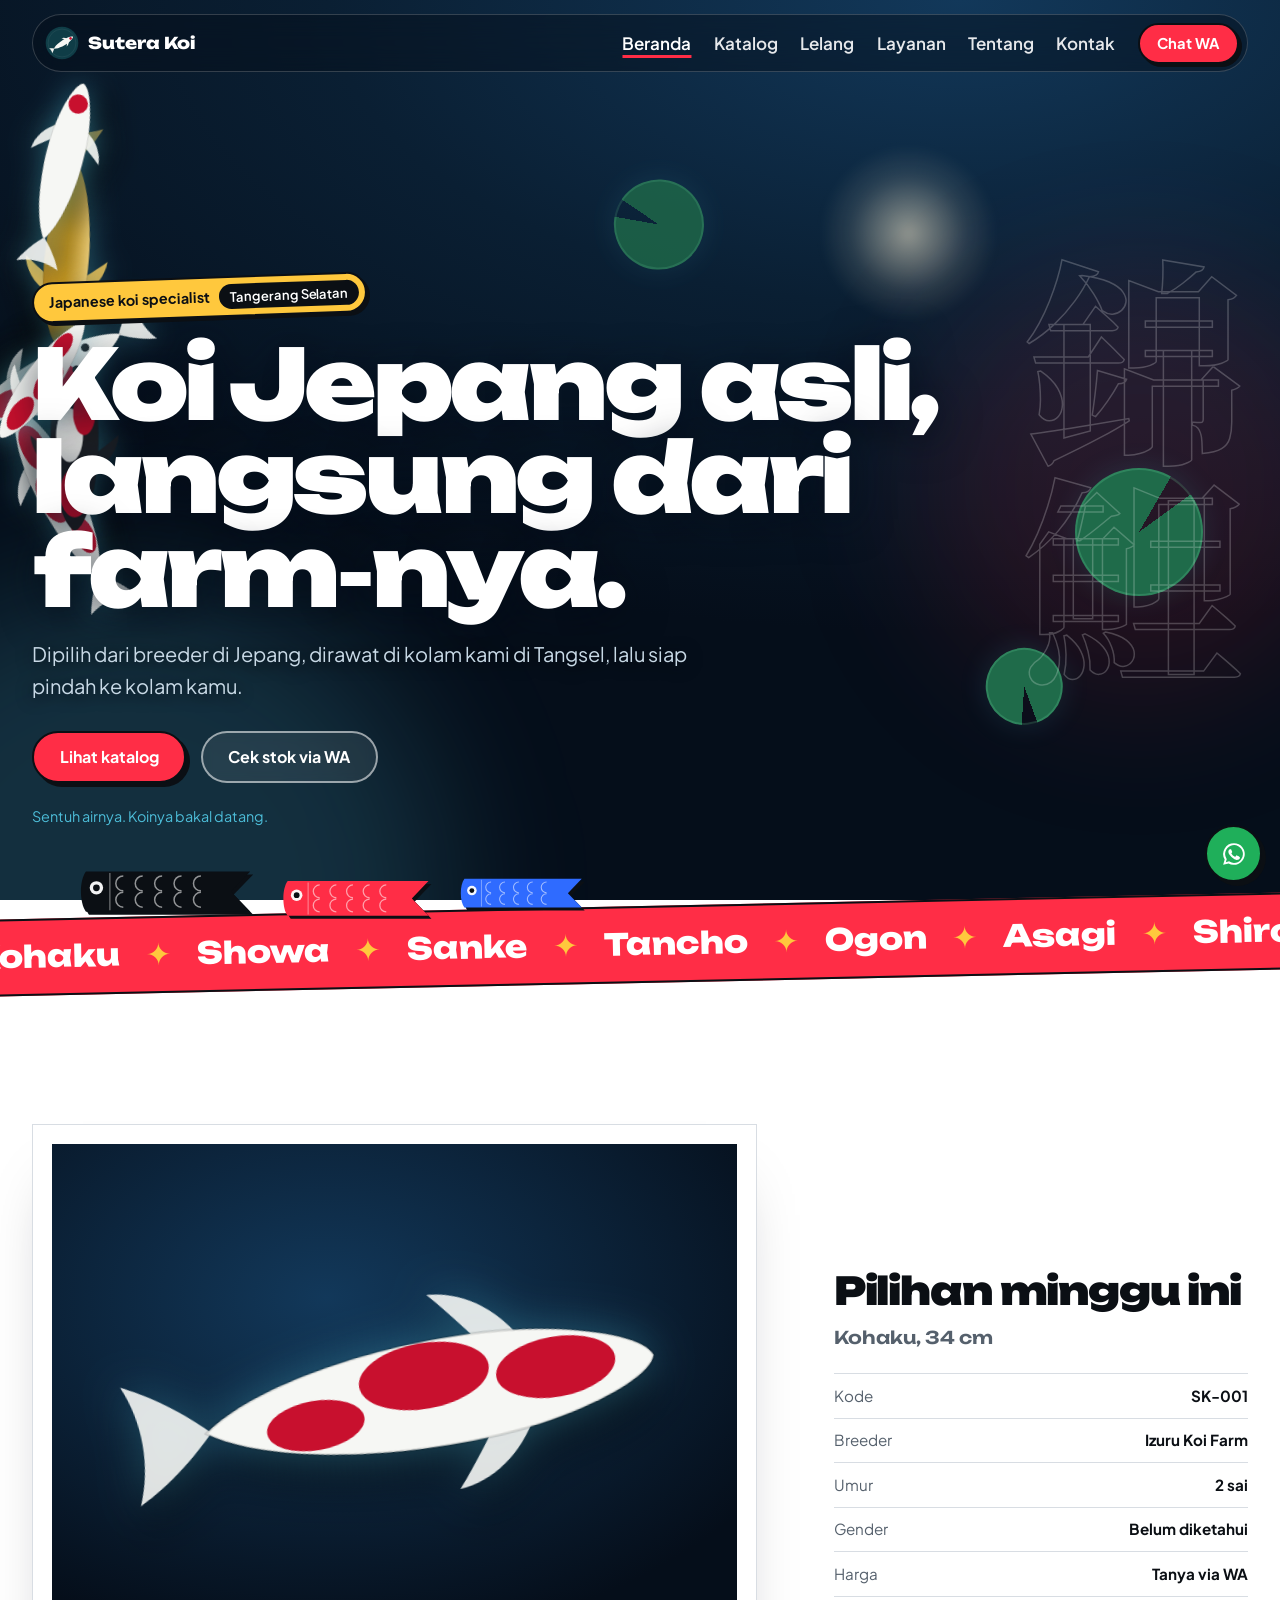
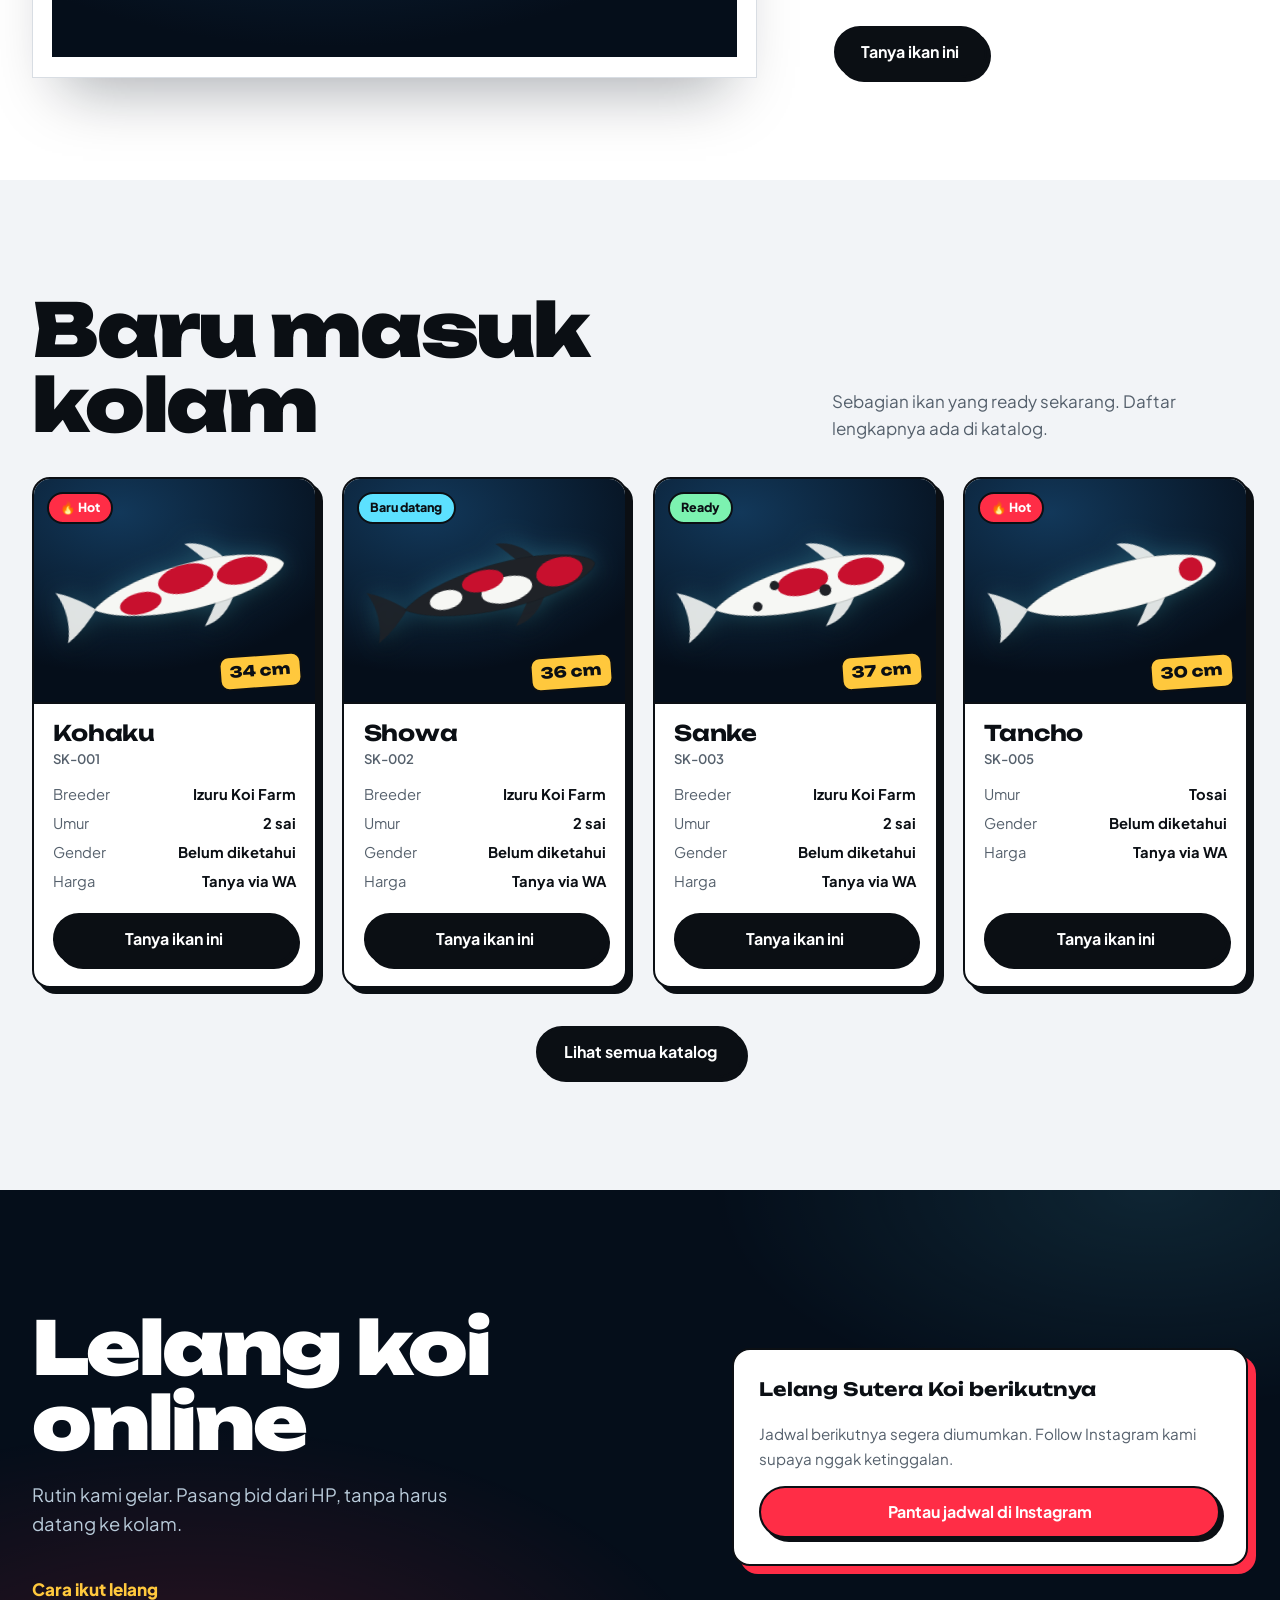
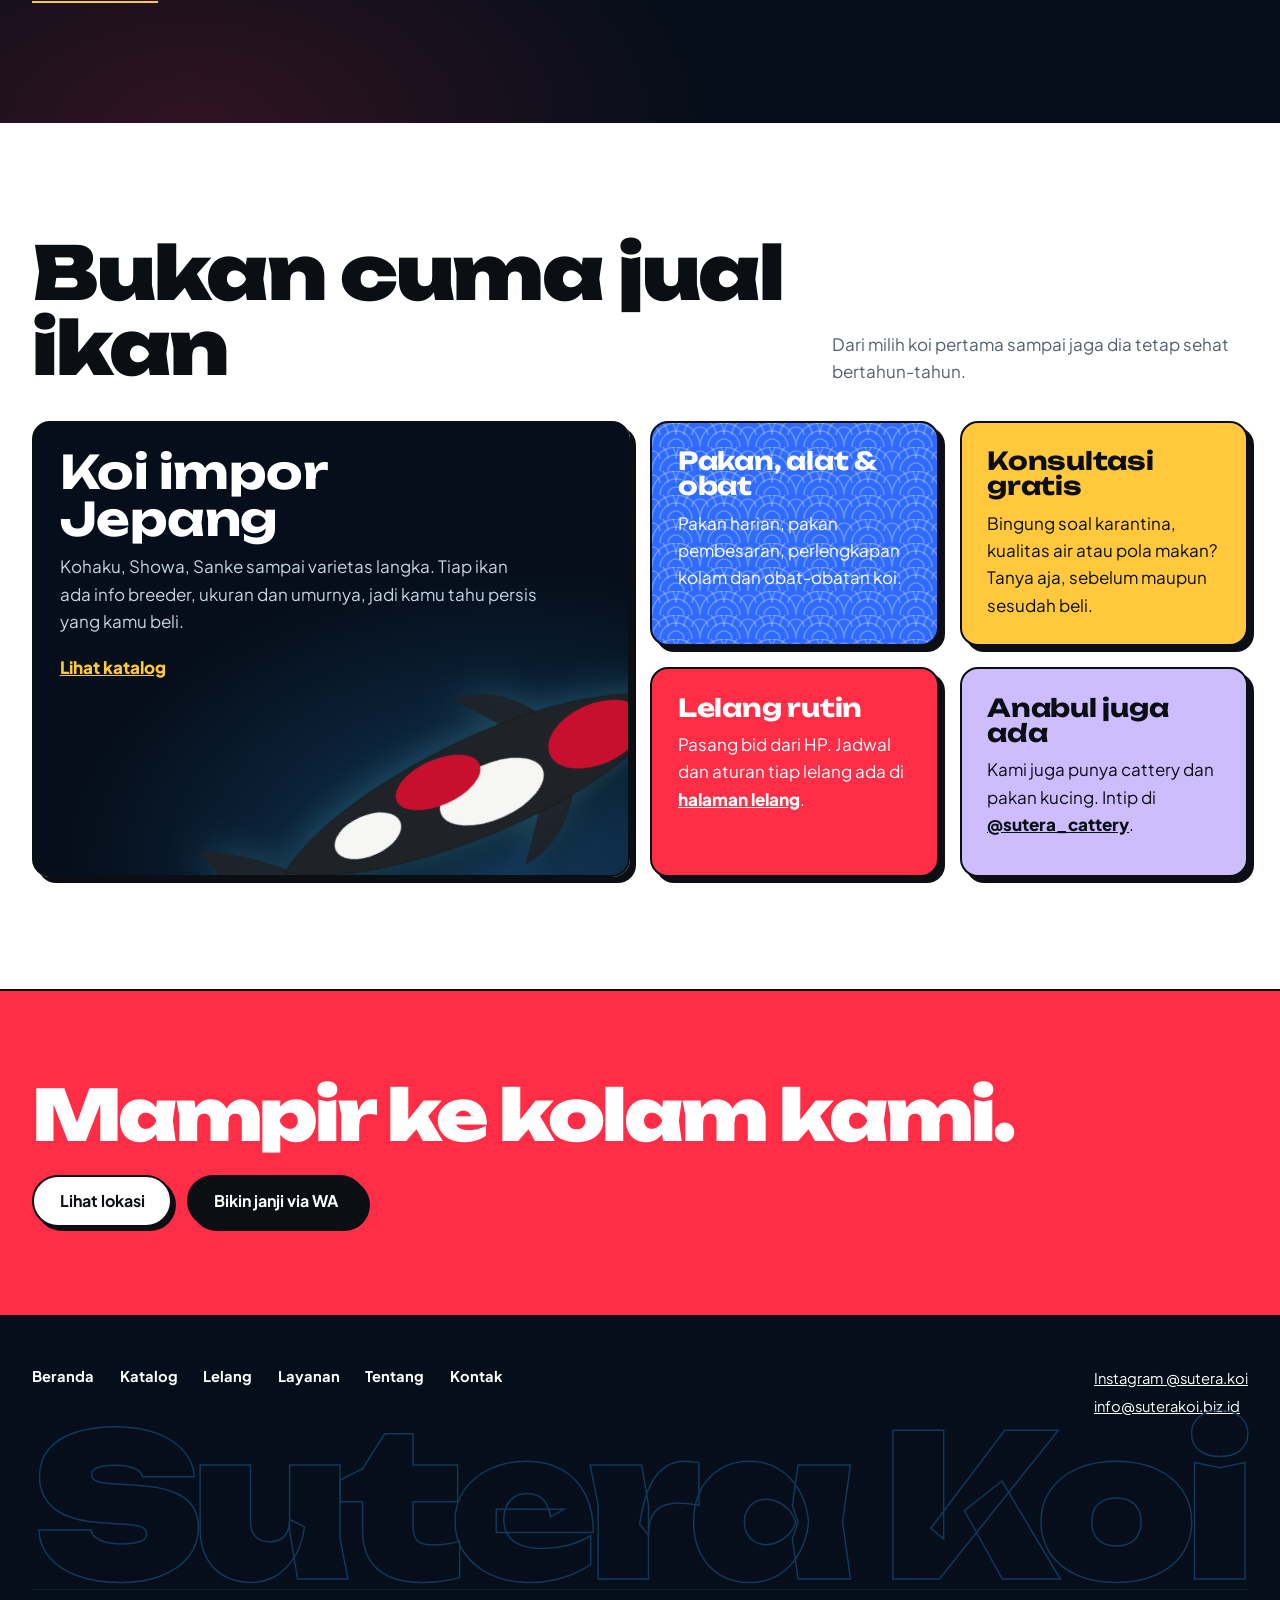
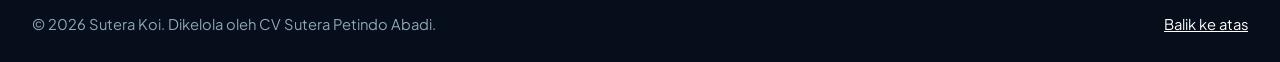
<file: index.html>
<!doctype html>
<html lang="id">
<head>
  <meta charset="utf-8">
  <meta name="viewport" content="width=device-width, initial-scale=1">
  <title>Sutera Koi — Koi Jepang asli, langsung dari farm</title>
  <meta name="description" content="Sutera Koi menyediakan ikan koi impor dari farm di Jepang, lelang koi online, serta pakan, peralatan dan obat koi di Tangerang Selatan. Dikelola oleh CV Sutera Petindo Abadi.">
  <meta name="theme-color" content="#050E1A">
  <link rel="canonical" href="https://suterakoi.biz.id/">
  <link rel="icon" href="assets/img/logo-mark.svg" type="image/svg+xml">
  <meta property="og:type" content="website">
  <meta property="og:title" content="Sutera Koi — Koi Jepang asli, langsung dari farm">
  <meta property="og:description" content="Sutera Koi menyediakan ikan koi impor dari farm di Jepang, lelang koi online, serta pakan, peralatan dan obat koi di Tangerang Selatan. Dikelola oleh CV Sutera Petindo Abadi.">
  <meta property="og:url" content="https://suterakoi.biz.id/">
  <link rel="preconnect" href="https://fonts.googleapis.com">
  <link rel="preconnect" href="https://fonts.gstatic.com" crossorigin>
  <link href="https://fonts.googleapis.com/css2?family=Plus+Jakarta+Sans:wght@400;500;600;700;800&family=Unbounded:wght@500;700;800;900&display=swap" rel="stylesheet">
  <link href="https://fonts.googleapis.com/css2?family=Noto+Serif+JP:wght@900&text=%E9%8C%A6%E9%AF%89&display=swap" rel="stylesheet">
  <link rel="stylesheet" href="assets/css/style.css">
</head>
<body>
  <a class="skip" href="#isi">Lewati ke konten</a>

  <header class="nav">
    <div class="nav__bar">
      <a class="brand" href="index.html" aria-label="Sutera Koi, ke beranda">
        <img src="assets/img/logo-mark.svg" alt="" width="34" height="34">
        <span>Sutera Koi</span>
      </a>
      <button class="nav__toggle" aria-expanded="false" aria-controls="menu">Menu</button>
      <nav id="menu" class="nav__menu" aria-label="Navigasi utama">
        <a href="index.html" aria-current="page">Beranda</a>
        <a href="katalog.html">Katalog</a>
        <a href="lelang.html">Lelang</a>
        <a href="layanan.html">Layanan</a>
        <a href="tentang.html">Tentang</a>
        <a href="kontak.html">Kontak</a>
        <a class="btn btn--red btn--sm js-wa" href="#" data-wa="Halo Sutera Koi, saya mau tanya soal ikan koi.">Chat WA</a>
      </nav>
    </div>
  </header>

  <main id="isi">
    <section class="hero" id="pond">
      <div class="hero__water" aria-hidden="true">
        <span class="moon"></span>
        <span class="glow g1"></span><span class="glow g2"></span>
        <span class="lily l1"></span><span class="lily l2"></span><span class="lily l3"></span>
        <div class="school" id="school"></div>
        <div class="ripples" id="ripples"></div>
      </div>
      <p class="kanji" aria-hidden="true">錦鯉</p>
      <div class="hero__content">
        <p class="tag">Japanese koi specialist <span>Tangerang Selatan</span></p>
        <h1>Koi Jepang asli, langsung dari farm&#8209;nya.</h1>
        <p class="hero__lead">Dipilih dari breeder di Jepang, dirawat di kolam kami di Tangsel, lalu siap pindah ke kolam kamu.</p>
        <div class="hero__actions">
          <a class="btn btn--red" href="katalog.html">Lihat katalog</a>
          <a class="btn btn--glass js-wa" href="#" data-wa="Halo Sutera Koi, stok koi yang ready sekarang apa aja?">Cek stok via WA</a>
        </div>
        <p class="hero__hint" aria-hidden="true">Sentuh airnya. Koinya bakal datang.</p>
      </div>
    </section>

    <div class="koinobori" aria-hidden="true">
      <div class="koinobori__flags">
        <svg class="flag f1" viewBox="0 0 240 70"><use href="#streamer" fill="#0B0F14"/><use href="#streamer-detail"/></svg>
        <svg class="flag f2" viewBox="0 0 240 70"><use href="#streamer" fill="#FF2D46"/><use href="#streamer-detail"/></svg>
        <svg class="flag f3" viewBox="0 0 240 70"><use href="#streamer" fill="#2F6BFF"/><use href="#streamer-detail"/></svg>
      </div>
      <div class="marquee">
        <div class="marquee__track">
          <span>Kohaku</span><span>Showa</span><span>Sanke</span><span>Tancho</span><span>Ogon</span><span>Asagi</span><span>Shiro Utsuri</span><span>Kujaku</span>
          <span>Kohaku</span><span>Showa</span><span>Sanke</span><span>Tancho</span><span>Ogon</span><span>Asagi</span><span>Shiro Utsuri</span><span>Kujaku</span>
        </div>
      </div>
    </div>

    <section class="gallery" id="unggulan" hidden>
      <div class="wrap gallery__grid">
        <figure class="artwork"><div class="artwork__canvas" id="feat-pic"></div></figure>
        <div class="placard">
          <h2>Pilihan minggu ini</h2>
          <p class="placard__title" id="feat-title"></p>
          <dl id="feat-meta"></dl>
          <a class="btn btn--ink" id="feat-cta" href="#" target="_blank" rel="noopener">Tanya ikan ini</a>
        </div>
      </div>
    </section>

    <section class="section section--paper">
      <div class="wrap">
        <div class="head">
          <h2>Baru masuk kolam</h2>
          <p>Sebagian ikan yang ready sekarang. Daftar lengkapnya ada di katalog.</p>
        </div>
        <ul class="catalog" id="catalog" data-limit="4" aria-live="polite"></ul>
        <p class="empty" id="catalog-empty" hidden>Stok lagi diperbarui. Tanya lewat WhatsApp ya.</p>
        <p class="more"><a class="btn btn--ink" href="katalog.html">Lihat semua katalog</a></p>
      </div>
    </section>

    <section class="auction">
      <div class="wrap auction__grid">
        <div>
          <h2>Lelang koi online</h2>
          <p class="auction__lead">Rutin kami gelar. Pasang bid dari HP, tanpa harus datang ke kolam.</p>
          <a class="link-arrow" href="lelang.html">Cara ikut lelang</a>
        </div>

        <div class="countdown-card">
          <p class="countdown-card__title" id="auction-title"></p>
          <div class="countdown" id="countdown" hidden>
            <div><span id="cd-d">00</span><small>hari</small></div>
            <div><span id="cd-h">00</span><small>jam</small></div>
            <div><span id="cd-m">00</span><small>menit</small></div>
            <div><span id="cd-s">00</span><small>detik</small></div>
          </div>
          <p class="countdown-card__note" id="auction-note"></p>
          <a class="btn btn--red btn--block" id="auction-cta" href="#" target="_blank" rel="noopener">Lihat info lelang</a>
        </div>

      </div>
    </section>

    <section class="section">
      <div class="wrap">
        <div class="head">
          <h2>Bukan cuma jual ikan</h2>
          <p>Dari milih koi pertama sampai jaga dia tetap sehat bertahun-tahun.</p>
        </div>

        <div class="bento">
          <article class="tile tile--night tile--wide">
            <h3>Koi impor Jepang</h3>
            <p>Kohaku, Showa, Sanke sampai varietas langka. Tiap ikan ada info breeder, ukuran dan umurnya, jadi kamu tahu persis yang kamu beli.</p>
            <a class="tile__link" href="katalog.html">Lihat katalog</a>
            <div class="tile__koi" data-koi="showa"></div>
          </article>
          <article class="tile tile--wave">
            <h3>Pakan, alat &amp; obat</h3>
            <p>Pakan harian, pakan pembesaran, perlengkapan kolam dan obat-obatan koi.</p>
          </article>
          <article class="tile tile--yellow">
            <h3>Konsultasi gratis</h3>
            <p>Bingung soal karantina, kualitas air atau pola makan? Tanya aja, sebelum maupun sesudah beli.</p>
          </article>
          <article class="tile tile--red">
            <h3>Lelang rutin</h3>
            <p>Pasang bid dari HP. Jadwal dan aturan tiap lelang ada di <a href="lelang.html">halaman lelang</a>.</p>
          </article>
          <article class="tile tile--lilac">
            <h3>Anabul juga ada</h3>
            <p>Kami juga punya cattery dan pakan kucing. Intip di <a class="js-ig-cattery" href="#">@sutera_cattery</a>.</p>
          </article>
        </div>

      </div>
    </section>

    <section class="cta">
      <div class="wrap cta__grid">
        <h2>Mampir ke kolam kami.</h2>
        <div class="cta__actions">
          <a class="btn btn--white" href="kontak.html">Lihat lokasi</a>
          <a class="btn btn--ink js-wa" href="#" data-wa="Halo Sutera Koi, saya mau bikin janji kunjungan ke kolam.">Bikin janji via WA</a>
        </div>
      </div>
    </section>
  </main>

  <footer class="footer">
    <div class="wrap">
      <div class="footer__top">
        <nav class="footer__links" aria-label="Navigasi bawah">
          <a href="index.html">Beranda</a>
          <a href="katalog.html">Katalog</a>
          <a href="lelang.html">Lelang</a>
          <a href="layanan.html">Layanan</a>
          <a href="tentang.html">Tentang</a>
          <a href="kontak.html">Kontak</a>
        </nav>
        <p class="footer__contact"><a class="js-ig" href="#">Instagram @sutera.koi</a><br><a class="js-email" href="#"></a></p>
      </div>
      <p class="footer__word" aria-hidden="true">Sutera Koi</p>
      <div class="footer__row">
        <p>© <span id="tahun"></span> Sutera Koi. Dikelola oleh CV Sutera Petindo Abadi.</p>
        <p><a href="#">Balik ke atas</a></p>
      </div>
    </div>
  </footer>

  <a class="wa-float js-wa" href="#" data-wa="Halo Sutera Koi, saya mau tanya soal ikan koi." aria-label="Chat WhatsApp">
    <svg viewBox="0 0 24 24" width="26" height="26" aria-hidden="true"><path fill="currentColor" d="M12 2a10 10 0 0 0-8.6 15.1L2 22l5-1.3A10 10 0 1 0 12 2Zm0 18.2a8.2 8.2 0 0 1-4.2-1.2l-.3-.2-3 .8.8-2.9-.2-.3A8.2 8.2 0 1 1 12 20.2Zm4.5-6.1c-.2-.1-1.5-.7-1.7-.8-.2-.1-.4-.1-.6.1l-.8 1c-.1.2-.3.2-.5.1a6.7 6.7 0 0 1-3.3-2.9c-.2-.4.2-.4.7-1.3.1-.2 0-.3 0-.4l-.8-1.9c-.2-.5-.4-.4-.6-.4h-.5a1 1 0 0 0-.7.3 3 3 0 0 0-.9 2.2 5.2 5.2 0 0 0 1.1 2.7 11.8 11.8 0 0 0 4.5 4c1.7.7 2.3.8 3.2.6.5-.1 1.5-.6 1.7-1.2.2-.6.2-1.1.2-1.2-.1-.1-.3-.2-.5-.3Z"/></svg>
  </a>

  <svg width="0" height="0" style="position:absolute" aria-hidden="true">
    <defs>
      <path id="streamer" d="M12,8 H232 L206,35 L232,62 H12 C3,50 3,20 12,8 Z"/>
      <g id="streamer-detail" fill="none" stroke="#fff" stroke-opacity=".55" stroke-width="2">
        <path d="M44,10 V60" stroke-opacity=".35"/>
        <path d="M62,14 a10,10 0 0 0 0,20 M62,36 a10,10 0 0 0 0,20 M88,14 a10,10 0 0 0 0,20 M88,36 a10,10 0 0 0 0,20 M114,14 a10,10 0 0 0 0,20 M114,36 a10,10 0 0 0 0,20 M140,14 a10,10 0 0 0 0,20 M140,36 a10,10 0 0 0 0,20 M166,14 a10,10 0 0 0 0,20 M166,36 a10,10 0 0 0 0,20"/>
        <circle cx="26" cy="30" r="9" fill="#fff" fill-opacity=".95" stroke="none"/>
        <circle cx="26" cy="30" r="4.5" fill="#0B0F14" stroke="none"/>
      </g>
    </defs>
  </svg>

  <script src="assets/js/config.js"></script>
  <script src="assets/js/koi.js"></script>
  <script src="assets/js/main.js"></script>
</body>
</html>
</file>
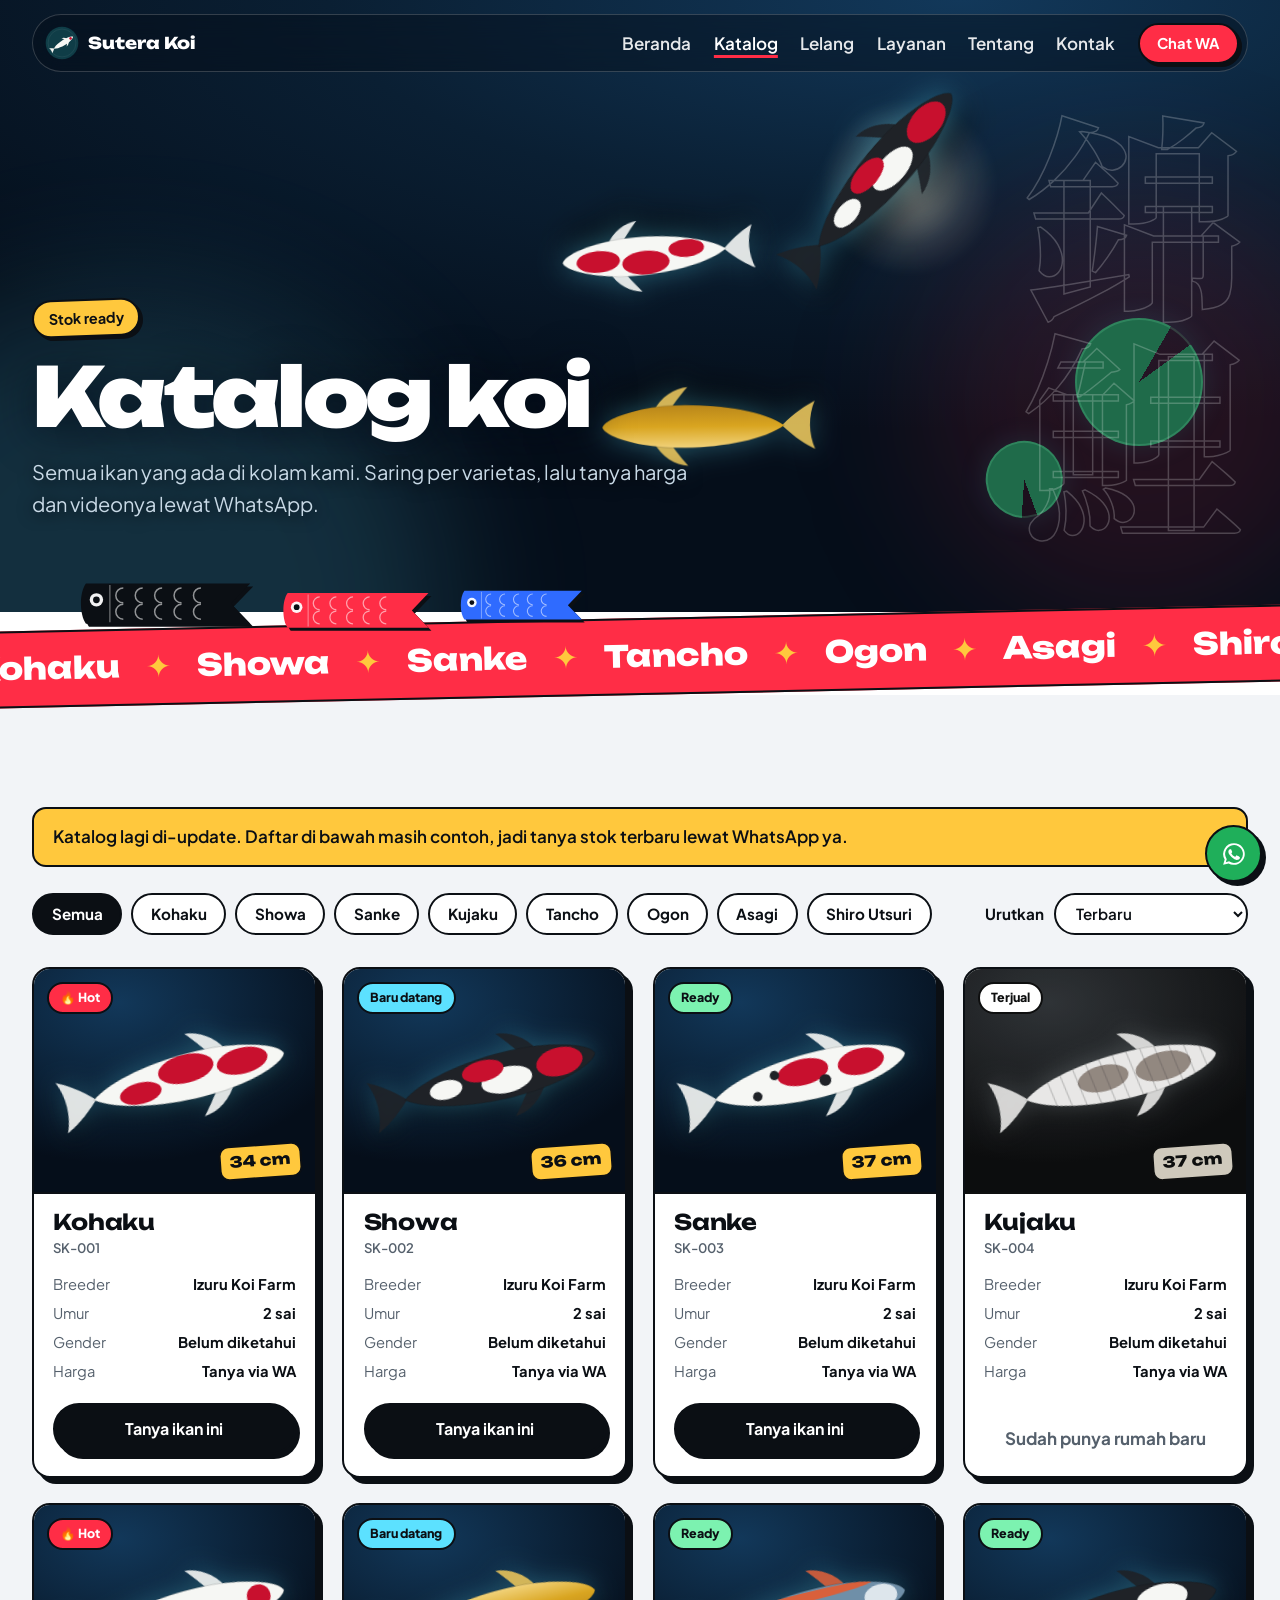
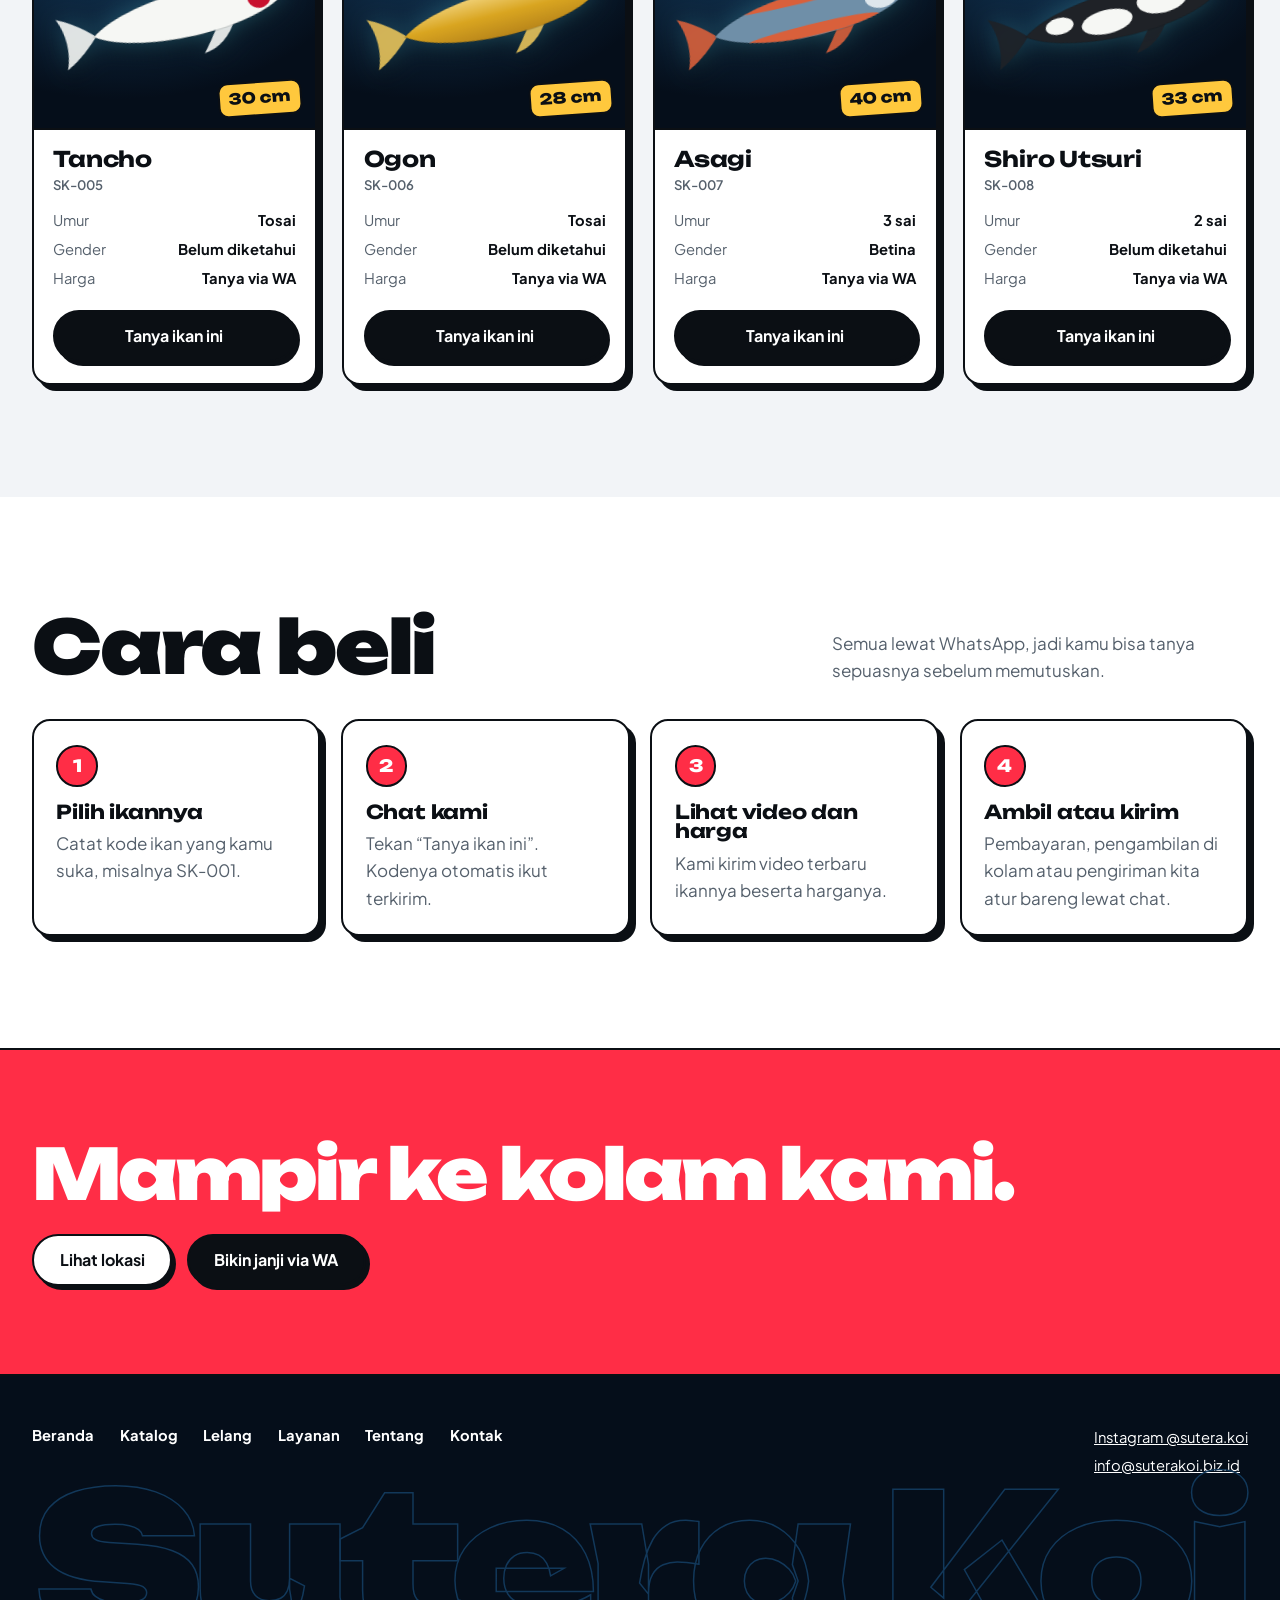
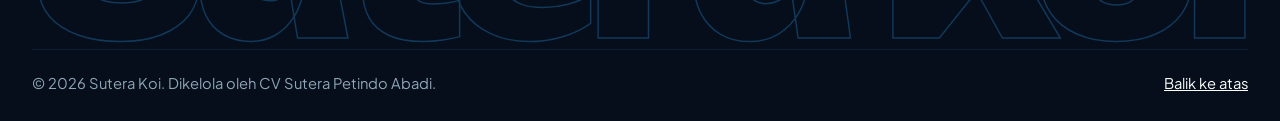
<file: katalog.html>
<!doctype html>
<html lang="id">
<head>
  <meta charset="utf-8">
  <meta name="viewport" content="width=device-width, initial-scale=1">
  <title>Katalog koi — Sutera Koi</title>
  <meta name="description" content="Daftar ikan koi impor Jepang yang tersedia di Sutera Koi, lengkap dengan varietas, breeder, ukuran dan umur.">
  <meta name="theme-color" content="#050E1A">
  <link rel="canonical" href="https://suterakoi.biz.id/katalog">
  <link rel="icon" href="assets/img/logo-mark.svg" type="image/svg+xml">
  <meta property="og:type" content="website">
  <meta property="og:title" content="Katalog koi — Sutera Koi">
  <meta property="og:description" content="Daftar ikan koi impor Jepang yang tersedia di Sutera Koi, lengkap dengan varietas, breeder, ukuran dan umur.">
  <meta property="og:url" content="https://suterakoi.biz.id/katalog">
  <link rel="preconnect" href="https://fonts.googleapis.com">
  <link rel="preconnect" href="https://fonts.gstatic.com" crossorigin>
  <link href="https://fonts.googleapis.com/css2?family=Plus+Jakarta+Sans:wght@400;500;600;700;800&family=Unbounded:wght@500;700;800;900&display=swap" rel="stylesheet">
  <link href="https://fonts.googleapis.com/css2?family=Noto+Serif+JP:wght@900&text=%E9%8C%A6%E9%AF%89&display=swap" rel="stylesheet">
  <link rel="stylesheet" href="assets/css/style.css">
</head>
<body>
  <a class="skip" href="#isi">Lewati ke konten</a>

  <header class="nav">
    <div class="nav__bar">
      <a class="brand" href="index.html" aria-label="Sutera Koi, ke beranda">
        <img src="assets/img/logo-mark.svg" alt="" width="34" height="34">
        <span>Sutera Koi</span>
      </a>
      <button class="nav__toggle" aria-expanded="false" aria-controls="menu">Menu</button>
      <nav id="menu" class="nav__menu" aria-label="Navigasi utama">
        <a href="index.html">Beranda</a>
        <a href="katalog.html" aria-current="page">Katalog</a>
        <a href="lelang.html">Lelang</a>
        <a href="layanan.html">Layanan</a>
        <a href="tentang.html">Tentang</a>
        <a href="kontak.html">Kontak</a>
        <a class="btn btn--red btn--sm js-wa" href="#" data-wa="Halo Sutera Koi, saya mau tanya soal ikan koi.">Chat WA</a>
      </nav>
    </div>
  </header>

  <main id="isi">
    <section class="hero hero--page" id="pond">
      <div class="hero__water" aria-hidden="true">
        <span class="moon"></span>
        <span class="glow g1"></span><span class="glow g2"></span>
        <span class="lily l1"></span><span class="lily l2"></span>
        <div class="school" id="school" data-count="3"></div>
        <div class="ripples" id="ripples"></div>
      </div>
      <p class="kanji" aria-hidden="true">錦鯉</p>
      <div class="hero__content">
        <p class="tag">Stok ready</p>
        <h1>Katalog koi</h1>
        <p class="hero__lead">Semua ikan yang ada di kolam kami. Saring per varietas, lalu tanya harga dan videonya lewat WhatsApp.</p>
      </div>
    </section>

    <div class="koinobori" aria-hidden="true">
      <div class="koinobori__flags">
        <svg class="flag f1" viewBox="0 0 240 70"><use href="#streamer" fill="#0B0F14"/><use href="#streamer-detail"/></svg>
        <svg class="flag f2" viewBox="0 0 240 70"><use href="#streamer" fill="#FF2D46"/><use href="#streamer-detail"/></svg>
        <svg class="flag f3" viewBox="0 0 240 70"><use href="#streamer" fill="#2F6BFF"/><use href="#streamer-detail"/></svg>
      </div>
      <div class="marquee">
        <div class="marquee__track">
          <span>Kohaku</span><span>Showa</span><span>Sanke</span><span>Tancho</span><span>Ogon</span><span>Asagi</span><span>Shiro Utsuri</span><span>Kujaku</span>
          <span>Kohaku</span><span>Showa</span><span>Sanke</span><span>Tancho</span><span>Ogon</span><span>Asagi</span><span>Shiro Utsuri</span><span>Kujaku</span>
        </div>
      </div>
    </div>

    <section class="section section--paper">
      <div class="wrap">
        <p class="notice" id="catalog-notice" hidden>Katalog lagi di-update. Daftar di bawah masih contoh, jadi tanya stok terbaru lewat WhatsApp ya.</p>
        <div class="toolbar">
          <div class="filters" role="group" aria-label="Saring berdasarkan varietas" id="filters"></div>
          <label class="sort">Urutkan
            <select id="sort">
              <option value="default">Terbaru</option>
              <option value="besar">Ukuran terbesar</option>
              <option value="kecil">Ukuran terkecil</option>
            </select>
          </label>
        </div>
        <ul class="catalog" id="catalog" aria-live="polite"></ul>
        <p class="empty" id="catalog-empty" hidden>Varietas ini lagi kosong. Tanya lewat WhatsApp, stok baru datang berkala.</p>
      </div>
    </section>

    <section class="section">
      <div class="wrap">
        <div class="head">
          <h2>Cara beli</h2>
          <p>Semua lewat WhatsApp, jadi kamu bisa tanya sepuasnya sebelum memutuskan.</p>
        </div>
        <ol class="steps">
          <li><h3>Pilih ikannya</h3><p>Catat kode ikan yang kamu suka, misalnya SK-001.</p></li>
          <li><h3>Chat kami</h3><p>Tekan “Tanya ikan ini”. Kodenya otomatis ikut terkirim.</p></li>
          <li><h3>Lihat video dan harga</h3><p>Kami kirim video terbaru ikannya beserta harganya.</p></li>
          <li><h3>Ambil atau kirim</h3><p>Pembayaran, pengambilan di kolam atau pengiriman kita atur bareng lewat chat.</p></li>
        </ol>
      </div>
    </section>

    <section class="cta">
      <div class="wrap cta__grid">
        <h2>Mampir ke kolam kami.</h2>
        <div class="cta__actions">
          <a class="btn btn--white" href="kontak.html">Lihat lokasi</a>
          <a class="btn btn--ink js-wa" href="#" data-wa="Halo Sutera Koi, saya mau bikin janji kunjungan ke kolam.">Bikin janji via WA</a>
        </div>
      </div>
    </section>
  </main>

  <footer class="footer">
    <div class="wrap">
      <div class="footer__top">
        <nav class="footer__links" aria-label="Navigasi bawah">
          <a href="index.html">Beranda</a>
          <a href="katalog.html">Katalog</a>
          <a href="lelang.html">Lelang</a>
          <a href="layanan.html">Layanan</a>
          <a href="tentang.html">Tentang</a>
          <a href="kontak.html">Kontak</a>
        </nav>
        <p class="footer__contact"><a class="js-ig" href="#">Instagram @sutera.koi</a><br><a class="js-email" href="#"></a></p>
      </div>
      <p class="footer__word" aria-hidden="true">Sutera Koi</p>
      <div class="footer__row">
        <p>© <span id="tahun"></span> Sutera Koi. Dikelola oleh CV Sutera Petindo Abadi.</p>
        <p><a href="#">Balik ke atas</a></p>
      </div>
    </div>
  </footer>

  <a class="wa-float js-wa" href="#" data-wa="Halo Sutera Koi, saya mau tanya soal ikan koi." aria-label="Chat WhatsApp">
    <svg viewBox="0 0 24 24" width="26" height="26" aria-hidden="true"><path fill="currentColor" d="M12 2a10 10 0 0 0-8.6 15.1L2 22l5-1.3A10 10 0 1 0 12 2Zm0 18.2a8.2 8.2 0 0 1-4.2-1.2l-.3-.2-3 .8.8-2.9-.2-.3A8.2 8.2 0 1 1 12 20.2Zm4.5-6.1c-.2-.1-1.5-.7-1.7-.8-.2-.1-.4-.1-.6.1l-.8 1c-.1.2-.3.2-.5.1a6.7 6.7 0 0 1-3.3-2.9c-.2-.4.2-.4.7-1.3.1-.2 0-.3 0-.4l-.8-1.9c-.2-.5-.4-.4-.6-.4h-.5a1 1 0 0 0-.7.3 3 3 0 0 0-.9 2.2 5.2 5.2 0 0 0 1.1 2.7 11.8 11.8 0 0 0 4.5 4c1.7.7 2.3.8 3.2.6.5-.1 1.5-.6 1.7-1.2.2-.6.2-1.1.2-1.2-.1-.1-.3-.2-.5-.3Z"/></svg>
  </a>

  <svg width="0" height="0" style="position:absolute" aria-hidden="true">
    <defs>
      <path id="streamer" d="M12,8 H232 L206,35 L232,62 H12 C3,50 3,20 12,8 Z"/>
      <g id="streamer-detail" fill="none" stroke="#fff" stroke-opacity=".55" stroke-width="2">
        <path d="M44,10 V60" stroke-opacity=".35"/>
        <path d="M62,14 a10,10 0 0 0 0,20 M62,36 a10,10 0 0 0 0,20 M88,14 a10,10 0 0 0 0,20 M88,36 a10,10 0 0 0 0,20 M114,14 a10,10 0 0 0 0,20 M114,36 a10,10 0 0 0 0,20 M140,14 a10,10 0 0 0 0,20 M140,36 a10,10 0 0 0 0,20 M166,14 a10,10 0 0 0 0,20 M166,36 a10,10 0 0 0 0,20"/>
        <circle cx="26" cy="30" r="9" fill="#fff" fill-opacity=".95" stroke="none"/>
        <circle cx="26" cy="30" r="4.5" fill="#0B0F14" stroke="none"/>
      </g>
    </defs>
  </svg>

  <script src="assets/js/config.js"></script>
  <script src="assets/js/koi.js"></script>
  <script src="assets/js/main.js"></script>
</body>
</html>
</file>
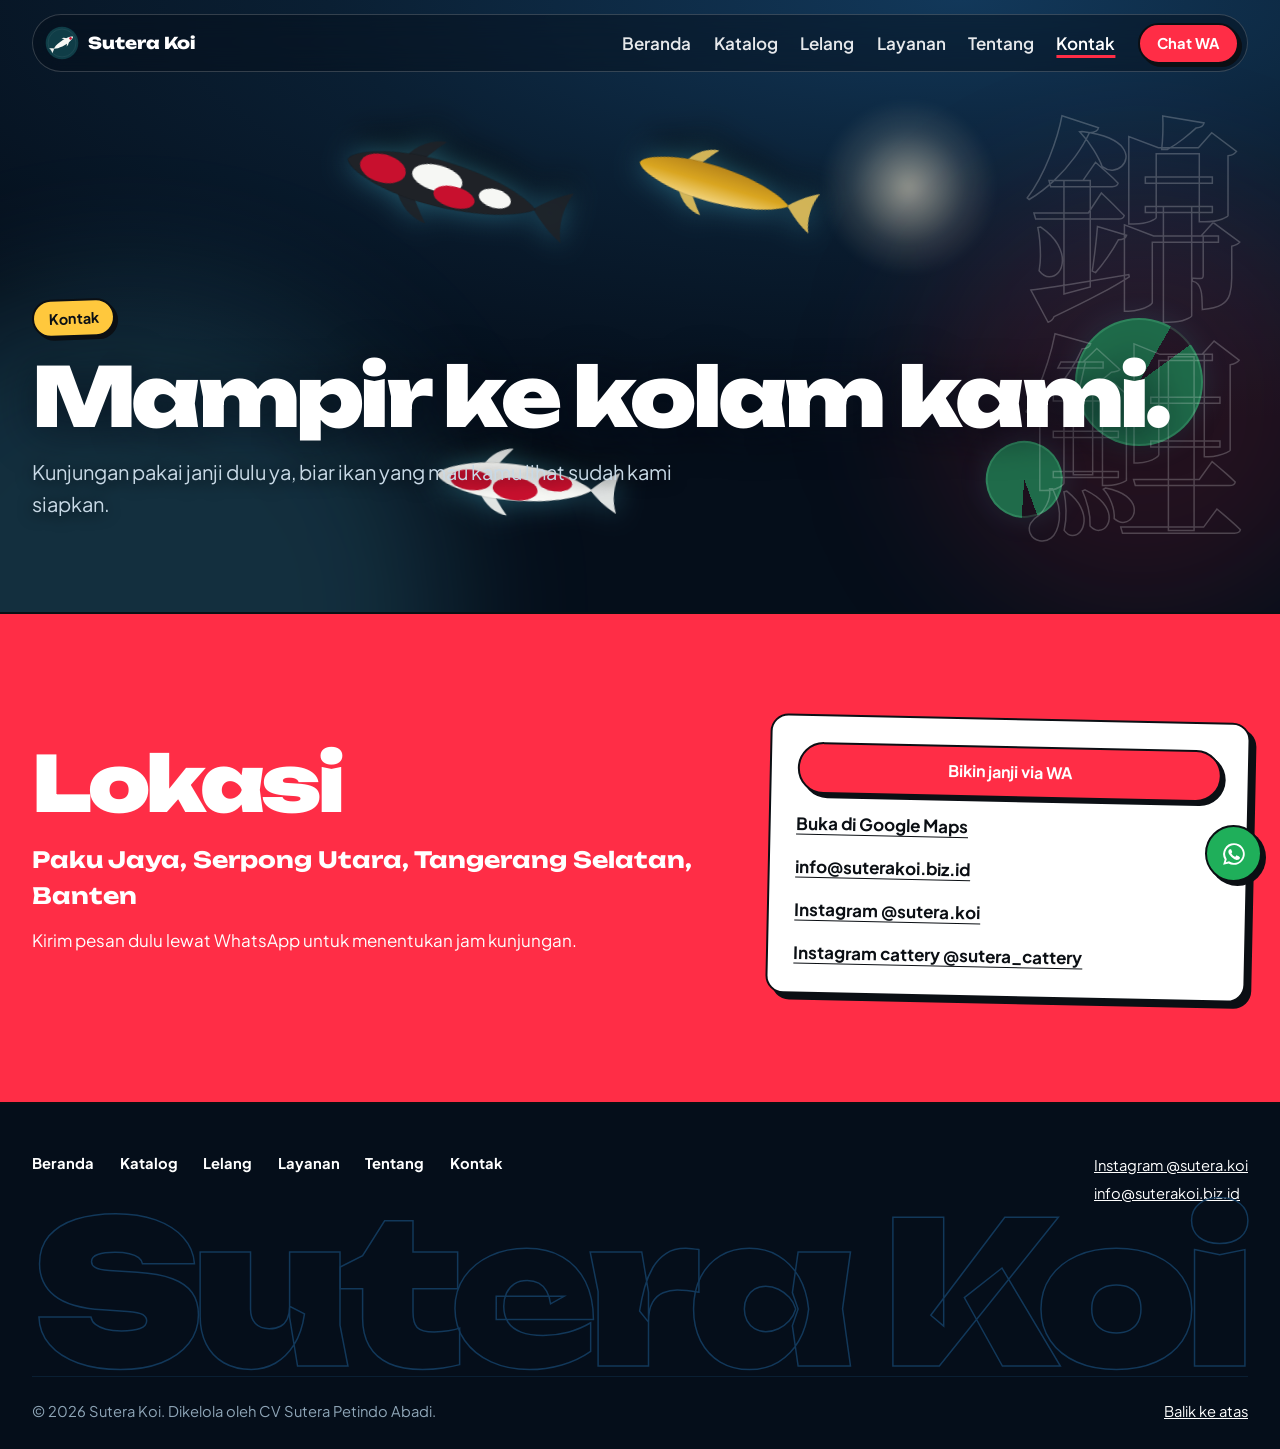
<file: kontak.html>
<!doctype html>
<html lang="id">
<head>
  <meta charset="utf-8">
  <meta name="viewport" content="width=device-width, initial-scale=1">
  <title>Kontak dan lokasi — Sutera Koi</title>
  <meta name="description" content="Alamat, WhatsApp, email dan Instagram Sutera Koi di Paku Jaya, Tangerang Selatan.">
  <meta name="theme-color" content="#050E1A">
  <link rel="canonical" href="https://suterakoi.biz.id/kontak">
  <link rel="icon" href="assets/img/logo-mark.svg" type="image/svg+xml">
  <meta property="og:type" content="website">
  <meta property="og:title" content="Kontak dan lokasi — Sutera Koi">
  <meta property="og:description" content="Alamat, WhatsApp, email dan Instagram Sutera Koi di Paku Jaya, Tangerang Selatan.">
  <meta property="og:url" content="https://suterakoi.biz.id/kontak">
  <link rel="preconnect" href="https://fonts.googleapis.com">
  <link rel="preconnect" href="https://fonts.gstatic.com" crossorigin>
  <link href="https://fonts.googleapis.com/css2?family=Plus+Jakarta+Sans:wght@400;500;600;700;800&family=Unbounded:wght@500;700;800;900&display=swap" rel="stylesheet">
  <link href="https://fonts.googleapis.com/css2?family=Noto+Serif+JP:wght@900&text=%E9%8C%A6%E9%AF%89&display=swap" rel="stylesheet">
  <link rel="stylesheet" href="assets/css/style.css">
</head>
<body>
  <a class="skip" href="#isi">Lewati ke konten</a>

  <header class="nav">
    <div class="nav__bar">
      <a class="brand" href="index.html" aria-label="Sutera Koi, ke beranda">
        <img src="assets/img/logo-mark.svg" alt="" width="34" height="34">
        <span>Sutera Koi</span>
      </a>
      <button class="nav__toggle" aria-expanded="false" aria-controls="menu">Menu</button>
      <nav id="menu" class="nav__menu" aria-label="Navigasi utama">
        <a href="index.html">Beranda</a>
        <a href="katalog.html">Katalog</a>
        <a href="lelang.html">Lelang</a>
        <a href="layanan.html">Layanan</a>
        <a href="tentang.html">Tentang</a>
        <a href="kontak.html" aria-current="page">Kontak</a>
        <a class="btn btn--red btn--sm js-wa" href="#" data-wa="Halo Sutera Koi, saya mau tanya soal ikan koi.">Chat WA</a>
      </nav>
    </div>
  </header>

  <main id="isi">
    <section class="hero hero--page" id="pond">
      <div class="hero__water" aria-hidden="true">
        <span class="moon"></span>
        <span class="glow g1"></span><span class="glow g2"></span>
        <span class="lily l1"></span><span class="lily l2"></span>
        <div class="school" id="school" data-count="3"></div>
        <div class="ripples" id="ripples"></div>
      </div>
      <p class="kanji" aria-hidden="true">錦鯉</p>
      <div class="hero__content">
        <p class="tag">Kontak</p>
        <h1>Mampir ke kolam kami.</h1>
        <p class="hero__lead">Kunjungan pakai janji dulu ya, biar ikan yang mau kamu lihat sudah kami siapkan.</p>
      </div>
    </section>

    <section class="visit">
      <div class="wrap visit__grid">
        <div>
          <h2>Lokasi</h2>
          <p class="visit__addr" id="alamat"></p>
          <p>Kirim pesan dulu lewat WhatsApp untuk menentukan jam kunjungan.</p>
        </div>
        <ul class="contact">
          <li><a class="btn btn--red btn--block js-wa" href="#" data-wa="Halo Sutera Koi, saya mau bikin janji kunjungan ke kolam.">Bikin janji via WA</a></li>
          <li><a class="js-maps" href="#">Buka di Google Maps</a></li>
          <li><a class="js-email" href="#"></a></li>
          <li><a class="js-ig" href="#">Instagram @sutera.koi</a></li>
          <li><a class="js-ig-cattery" href="#">Instagram cattery @sutera_cattery</a></li>
        </ul>
      </div>
    </section>
  </main>

  <footer class="footer">
    <div class="wrap">
      <div class="footer__top">
        <nav class="footer__links" aria-label="Navigasi bawah">
          <a href="index.html">Beranda</a>
          <a href="katalog.html">Katalog</a>
          <a href="lelang.html">Lelang</a>
          <a href="layanan.html">Layanan</a>
          <a href="tentang.html">Tentang</a>
          <a href="kontak.html">Kontak</a>
        </nav>
        <p class="footer__contact"><a class="js-ig" href="#">Instagram @sutera.koi</a><br><a class="js-email" href="#"></a></p>
      </div>
      <p class="footer__word" aria-hidden="true">Sutera Koi</p>
      <div class="footer__row">
        <p>© <span id="tahun"></span> Sutera Koi. Dikelola oleh CV Sutera Petindo Abadi.</p>
        <p><a href="#">Balik ke atas</a></p>
      </div>
    </div>
  </footer>

  <a class="wa-float js-wa" href="#" data-wa="Halo Sutera Koi, saya mau tanya soal ikan koi." aria-label="Chat WhatsApp">
    <svg viewBox="0 0 24 24" width="26" height="26" aria-hidden="true"><path fill="currentColor" d="M12 2a10 10 0 0 0-8.6 15.1L2 22l5-1.3A10 10 0 1 0 12 2Zm0 18.2a8.2 8.2 0 0 1-4.2-1.2l-.3-.2-3 .8.8-2.9-.2-.3A8.2 8.2 0 1 1 12 20.2Zm4.5-6.1c-.2-.1-1.5-.7-1.7-.8-.2-.1-.4-.1-.6.1l-.8 1c-.1.2-.3.2-.5.1a6.7 6.7 0 0 1-3.3-2.9c-.2-.4.2-.4.7-1.3.1-.2 0-.3 0-.4l-.8-1.9c-.2-.5-.4-.4-.6-.4h-.5a1 1 0 0 0-.7.3 3 3 0 0 0-.9 2.2 5.2 5.2 0 0 0 1.1 2.7 11.8 11.8 0 0 0 4.5 4c1.7.7 2.3.8 3.2.6.5-.1 1.5-.6 1.7-1.2.2-.6.2-1.1.2-1.2-.1-.1-.3-.2-.5-.3Z"/></svg>
  </a>

  <svg width="0" height="0" style="position:absolute" aria-hidden="true">
    <defs>
      <path id="streamer" d="M12,8 H232 L206,35 L232,62 H12 C3,50 3,20 12,8 Z"/>
      <g id="streamer-detail" fill="none" stroke="#fff" stroke-opacity=".55" stroke-width="2">
        <path d="M44,10 V60" stroke-opacity=".35"/>
        <path d="M62,14 a10,10 0 0 0 0,20 M62,36 a10,10 0 0 0 0,20 M88,14 a10,10 0 0 0 0,20 M88,36 a10,10 0 0 0 0,20 M114,14 a10,10 0 0 0 0,20 M114,36 a10,10 0 0 0 0,20 M140,14 a10,10 0 0 0 0,20 M140,36 a10,10 0 0 0 0,20 M166,14 a10,10 0 0 0 0,20 M166,36 a10,10 0 0 0 0,20"/>
        <circle cx="26" cy="30" r="9" fill="#fff" fill-opacity=".95" stroke="none"/>
        <circle cx="26" cy="30" r="4.5" fill="#0B0F14" stroke="none"/>
      </g>
    </defs>
  </svg>

  <script src="assets/js/config.js"></script>
  <script src="assets/js/koi.js"></script>
  <script src="assets/js/main.js"></script>
</body>
</html>
</file>
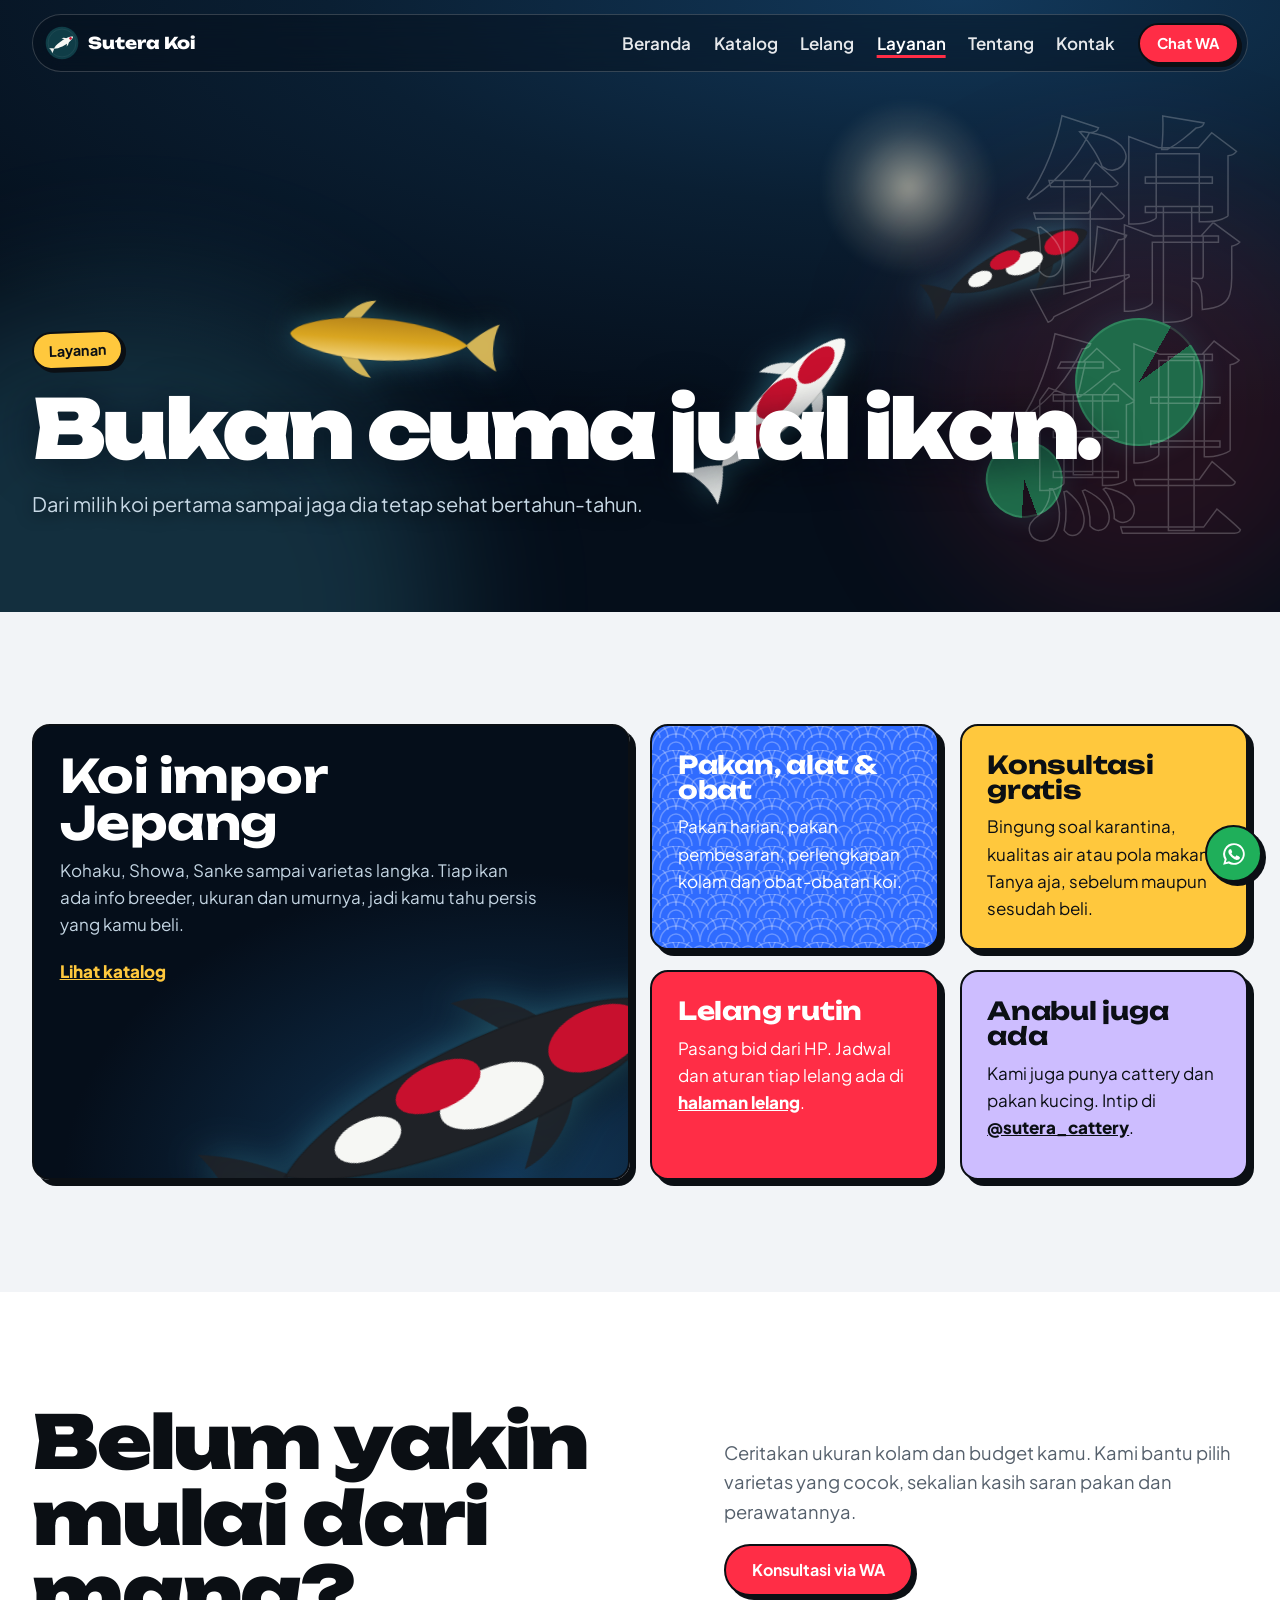
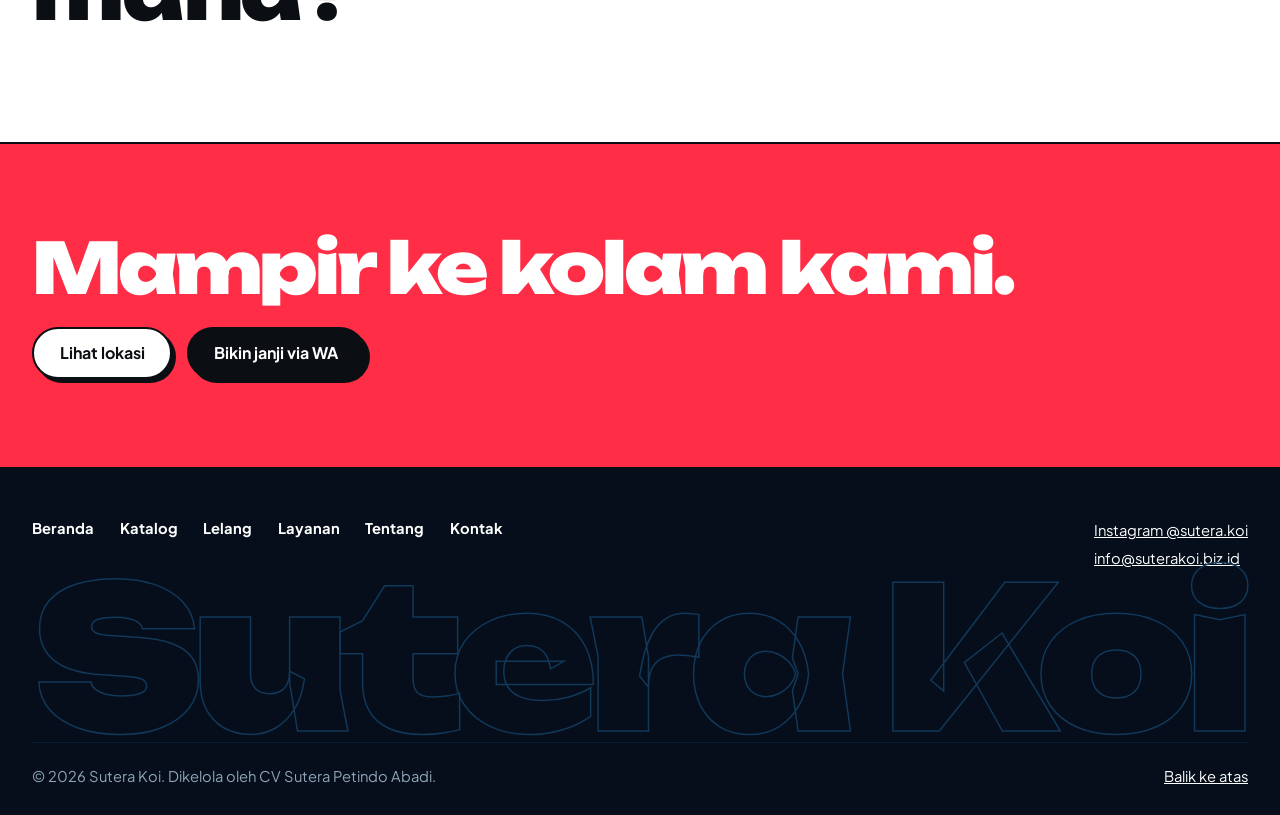
<file: layanan.html>
<!doctype html>
<html lang="id">
<head>
  <meta charset="utf-8">
  <meta name="viewport" content="width=device-width, initial-scale=1">
  <title>Layanan — Sutera Koi</title>
  <meta name="description" content="Koi impor Jepang, pakan, peralatan dan obat koi, konsultasi perawatan, lelang online dan cattery di Sutera Koi.">
  <meta name="theme-color" content="#050E1A">
  <link rel="canonical" href="https://suterakoi.biz.id/layanan">
  <link rel="icon" href="assets/img/logo-mark.svg" type="image/svg+xml">
  <meta property="og:type" content="website">
  <meta property="og:title" content="Layanan — Sutera Koi">
  <meta property="og:description" content="Koi impor Jepang, pakan, peralatan dan obat koi, konsultasi perawatan, lelang online dan cattery di Sutera Koi.">
  <meta property="og:url" content="https://suterakoi.biz.id/layanan">
  <link rel="preconnect" href="https://fonts.googleapis.com">
  <link rel="preconnect" href="https://fonts.gstatic.com" crossorigin>
  <link href="https://fonts.googleapis.com/css2?family=Plus+Jakarta+Sans:wght@400;500;600;700;800&family=Unbounded:wght@500;700;800;900&display=swap" rel="stylesheet">
  <link href="https://fonts.googleapis.com/css2?family=Noto+Serif+JP:wght@900&text=%E9%8C%A6%E9%AF%89&display=swap" rel="stylesheet">
  <link rel="stylesheet" href="assets/css/style.css">
</head>
<body>
  <a class="skip" href="#isi">Lewati ke konten</a>

  <header class="nav">
    <div class="nav__bar">
      <a class="brand" href="index.html" aria-label="Sutera Koi, ke beranda">
        <img src="assets/img/logo-mark.svg" alt="" width="34" height="34">
        <span>Sutera Koi</span>
      </a>
      <button class="nav__toggle" aria-expanded="false" aria-controls="menu">Menu</button>
      <nav id="menu" class="nav__menu" aria-label="Navigasi utama">
        <a href="index.html">Beranda</a>
        <a href="katalog.html">Katalog</a>
        <a href="lelang.html">Lelang</a>
        <a href="layanan.html" aria-current="page">Layanan</a>
        <a href="tentang.html">Tentang</a>
        <a href="kontak.html">Kontak</a>
        <a class="btn btn--red btn--sm js-wa" href="#" data-wa="Halo Sutera Koi, saya mau tanya soal ikan koi.">Chat WA</a>
      </nav>
    </div>
  </header>

  <main id="isi">
    <section class="hero hero--page" id="pond">
      <div class="hero__water" aria-hidden="true">
        <span class="moon"></span>
        <span class="glow g1"></span><span class="glow g2"></span>
        <span class="lily l1"></span><span class="lily l2"></span>
        <div class="school" id="school" data-count="3"></div>
        <div class="ripples" id="ripples"></div>
      </div>
      <p class="kanji" aria-hidden="true">錦鯉</p>
      <div class="hero__content">
        <p class="tag">Layanan</p>
        <h1>Bukan cuma jual ikan.</h1>
        <p class="hero__lead">Dari milih koi pertama sampai jaga dia tetap sehat bertahun-tahun.</p>
      </div>
    </section>

    <section class="section section--paper">
      <div class="wrap">

        <div class="bento">
          <article class="tile tile--night tile--wide">
            <h3>Koi impor Jepang</h3>
            <p>Kohaku, Showa, Sanke sampai varietas langka. Tiap ikan ada info breeder, ukuran dan umurnya, jadi kamu tahu persis yang kamu beli.</p>
            <a class="tile__link" href="katalog.html">Lihat katalog</a>
            <div class="tile__koi" data-koi="showa"></div>
          </article>
          <article class="tile tile--wave">
            <h3>Pakan, alat &amp; obat</h3>
            <p>Pakan harian, pakan pembesaran, perlengkapan kolam dan obat-obatan koi.</p>
          </article>
          <article class="tile tile--yellow">
            <h3>Konsultasi gratis</h3>
            <p>Bingung soal karantina, kualitas air atau pola makan? Tanya aja, sebelum maupun sesudah beli.</p>
          </article>
          <article class="tile tile--red">
            <h3>Lelang rutin</h3>
            <p>Pasang bid dari HP. Jadwal dan aturan tiap lelang ada di <a href="lelang.html">halaman lelang</a>.</p>
          </article>
          <article class="tile tile--lilac">
            <h3>Anabul juga ada</h3>
            <p>Kami juga punya cattery dan pakan kucing. Intip di <a class="js-ig-cattery" href="#">@sutera_cattery</a>.</p>
          </article>
        </div>

      </div>
    </section>

    <section class="section">
      <div class="wrap split">
        <h2>Belum yakin mulai dari mana?</h2>
        <div>
          <p class="split__lead">Ceritakan ukuran kolam dan budget kamu. Kami bantu pilih varietas yang cocok, sekalian kasih saran pakan dan perawatannya.</p>
          <a class="btn btn--red js-wa" href="#" data-wa="Halo Sutera Koi, saya mau konsultasi soal kolam dan koi.">Konsultasi via WA</a>
        </div>
      </div>
    </section>

    <section class="cta">
      <div class="wrap cta__grid">
        <h2>Mampir ke kolam kami.</h2>
        <div class="cta__actions">
          <a class="btn btn--white" href="kontak.html">Lihat lokasi</a>
          <a class="btn btn--ink js-wa" href="#" data-wa="Halo Sutera Koi, saya mau bikin janji kunjungan ke kolam.">Bikin janji via WA</a>
        </div>
      </div>
    </section>
  </main>

  <footer class="footer">
    <div class="wrap">
      <div class="footer__top">
        <nav class="footer__links" aria-label="Navigasi bawah">
          <a href="index.html">Beranda</a>
          <a href="katalog.html">Katalog</a>
          <a href="lelang.html">Lelang</a>
          <a href="layanan.html">Layanan</a>
          <a href="tentang.html">Tentang</a>
          <a href="kontak.html">Kontak</a>
        </nav>
        <p class="footer__contact"><a class="js-ig" href="#">Instagram @sutera.koi</a><br><a class="js-email" href="#"></a></p>
      </div>
      <p class="footer__word" aria-hidden="true">Sutera Koi</p>
      <div class="footer__row">
        <p>© <span id="tahun"></span> Sutera Koi. Dikelola oleh CV Sutera Petindo Abadi.</p>
        <p><a href="#">Balik ke atas</a></p>
      </div>
    </div>
  </footer>

  <a class="wa-float js-wa" href="#" data-wa="Halo Sutera Koi, saya mau tanya soal ikan koi." aria-label="Chat WhatsApp">
    <svg viewBox="0 0 24 24" width="26" height="26" aria-hidden="true"><path fill="currentColor" d="M12 2a10 10 0 0 0-8.6 15.1L2 22l5-1.3A10 10 0 1 0 12 2Zm0 18.2a8.2 8.2 0 0 1-4.2-1.2l-.3-.2-3 .8.8-2.9-.2-.3A8.2 8.2 0 1 1 12 20.2Zm4.5-6.1c-.2-.1-1.5-.7-1.7-.8-.2-.1-.4-.1-.6.1l-.8 1c-.1.2-.3.2-.5.1a6.7 6.7 0 0 1-3.3-2.9c-.2-.4.2-.4.7-1.3.1-.2 0-.3 0-.4l-.8-1.9c-.2-.5-.4-.4-.6-.4h-.5a1 1 0 0 0-.7.3 3 3 0 0 0-.9 2.2 5.2 5.2 0 0 0 1.1 2.7 11.8 11.8 0 0 0 4.5 4c1.7.7 2.3.8 3.2.6.5-.1 1.5-.6 1.7-1.2.2-.6.2-1.1.2-1.2-.1-.1-.3-.2-.5-.3Z"/></svg>
  </a>

  <svg width="0" height="0" style="position:absolute" aria-hidden="true">
    <defs>
      <path id="streamer" d="M12,8 H232 L206,35 L232,62 H12 C3,50 3,20 12,8 Z"/>
      <g id="streamer-detail" fill="none" stroke="#fff" stroke-opacity=".55" stroke-width="2">
        <path d="M44,10 V60" stroke-opacity=".35"/>
        <path d="M62,14 a10,10 0 0 0 0,20 M62,36 a10,10 0 0 0 0,20 M88,14 a10,10 0 0 0 0,20 M88,36 a10,10 0 0 0 0,20 M114,14 a10,10 0 0 0 0,20 M114,36 a10,10 0 0 0 0,20 M140,14 a10,10 0 0 0 0,20 M140,36 a10,10 0 0 0 0,20 M166,14 a10,10 0 0 0 0,20 M166,36 a10,10 0 0 0 0,20"/>
        <circle cx="26" cy="30" r="9" fill="#fff" fill-opacity=".95" stroke="none"/>
        <circle cx="26" cy="30" r="4.5" fill="#0B0F14" stroke="none"/>
      </g>
    </defs>
  </svg>

  <script src="assets/js/config.js"></script>
  <script src="assets/js/koi.js"></script>
  <script src="assets/js/main.js"></script>
</body>
</html>
</file>
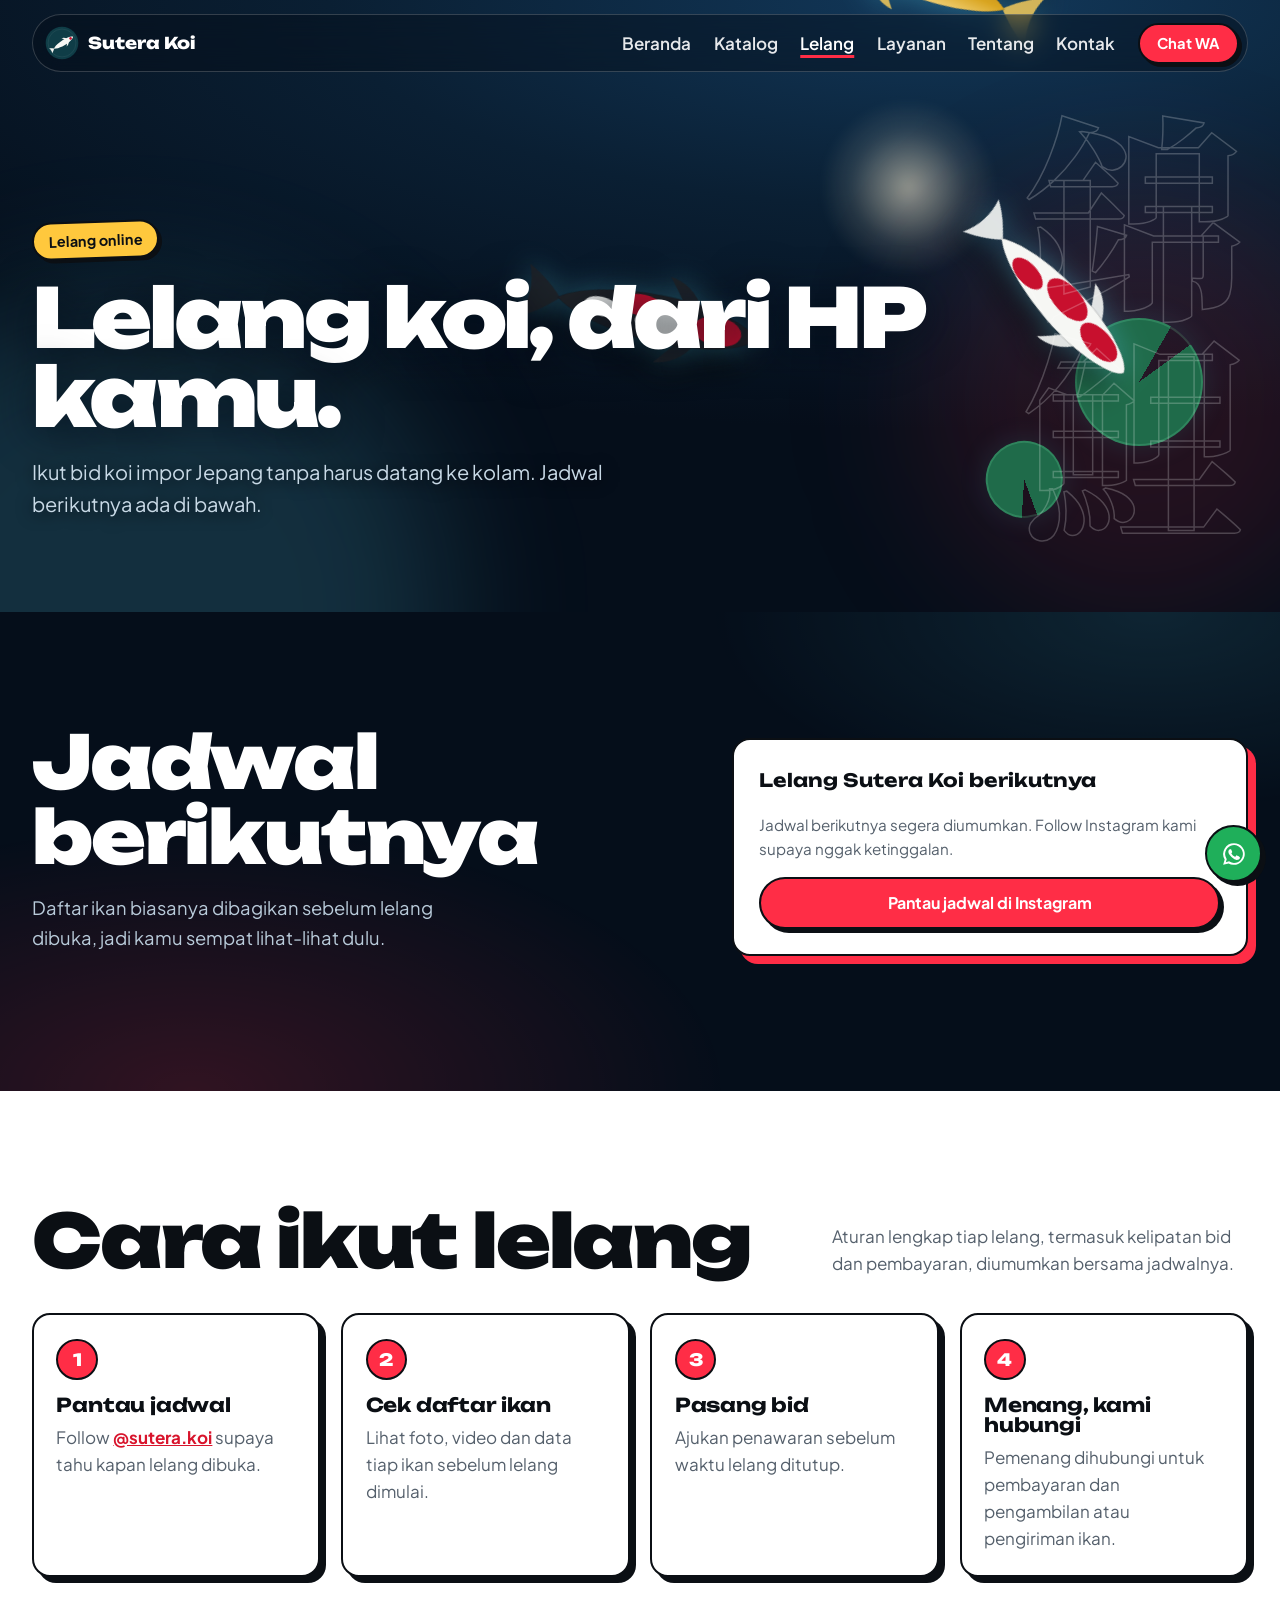
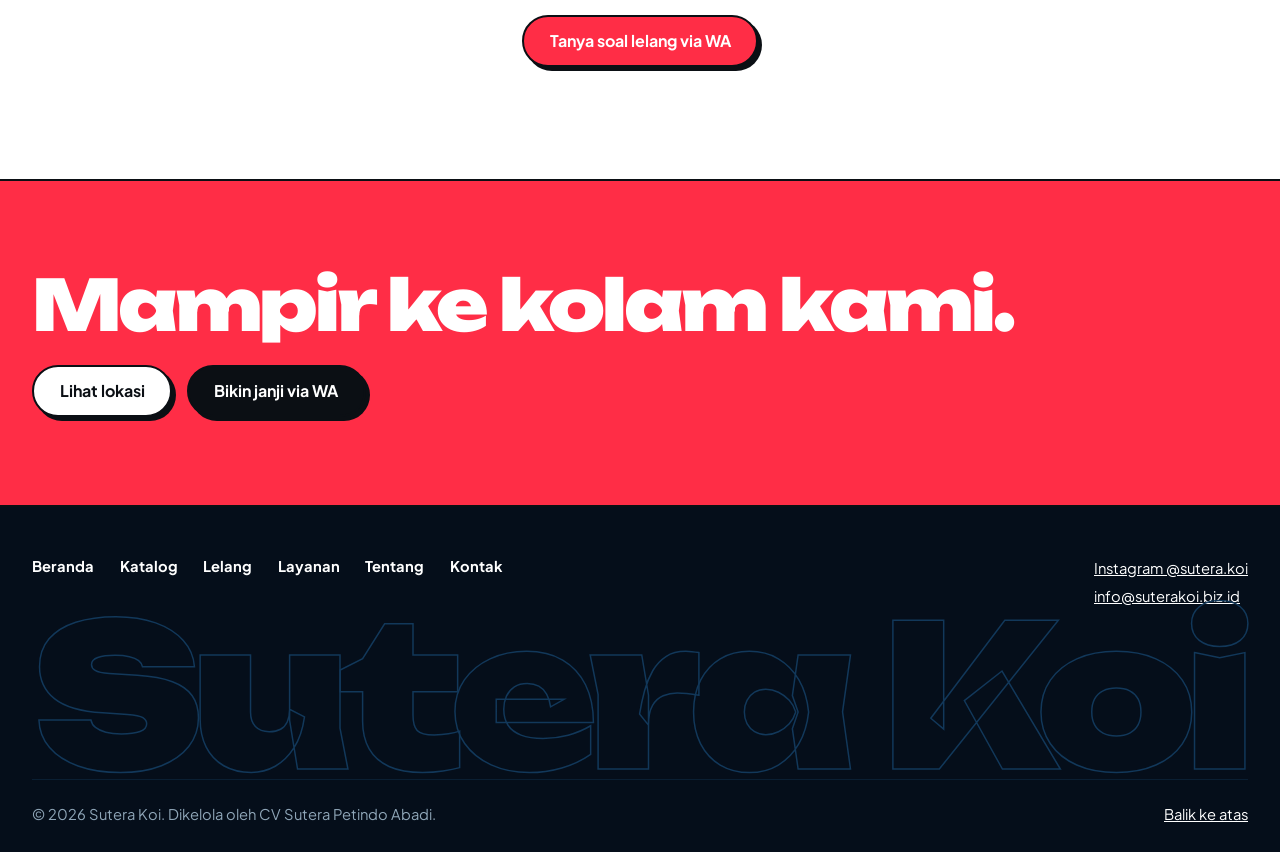
<file: lelang.html>
<!doctype html>
<html lang="id">
<head>
  <meta charset="utf-8">
  <meta name="viewport" content="width=device-width, initial-scale=1">
  <title>Lelang koi online — Sutera Koi</title>
  <meta name="description" content="Jadwal dan cara ikut lelang koi online Sutera Koi.">
  <meta name="theme-color" content="#050E1A">
  <link rel="canonical" href="https://suterakoi.biz.id/lelang">
  <link rel="icon" href="assets/img/logo-mark.svg" type="image/svg+xml">
  <meta property="og:type" content="website">
  <meta property="og:title" content="Lelang koi online — Sutera Koi">
  <meta property="og:description" content="Jadwal dan cara ikut lelang koi online Sutera Koi.">
  <meta property="og:url" content="https://suterakoi.biz.id/lelang">
  <link rel="preconnect" href="https://fonts.googleapis.com">
  <link rel="preconnect" href="https://fonts.gstatic.com" crossorigin>
  <link href="https://fonts.googleapis.com/css2?family=Plus+Jakarta+Sans:wght@400;500;600;700;800&family=Unbounded:wght@500;700;800;900&display=swap" rel="stylesheet">
  <link href="https://fonts.googleapis.com/css2?family=Noto+Serif+JP:wght@900&text=%E9%8C%A6%E9%AF%89&display=swap" rel="stylesheet">
  <link rel="stylesheet" href="assets/css/style.css">
</head>
<body>
  <a class="skip" href="#isi">Lewati ke konten</a>

  <header class="nav">
    <div class="nav__bar">
      <a class="brand" href="index.html" aria-label="Sutera Koi, ke beranda">
        <img src="assets/img/logo-mark.svg" alt="" width="34" height="34">
        <span>Sutera Koi</span>
      </a>
      <button class="nav__toggle" aria-expanded="false" aria-controls="menu">Menu</button>
      <nav id="menu" class="nav__menu" aria-label="Navigasi utama">
        <a href="index.html">Beranda</a>
        <a href="katalog.html">Katalog</a>
        <a href="lelang.html" aria-current="page">Lelang</a>
        <a href="layanan.html">Layanan</a>
        <a href="tentang.html">Tentang</a>
        <a href="kontak.html">Kontak</a>
        <a class="btn btn--red btn--sm js-wa" href="#" data-wa="Halo Sutera Koi, saya mau tanya soal ikan koi.">Chat WA</a>
      </nav>
    </div>
  </header>

  <main id="isi">
    <section class="hero hero--page" id="pond">
      <div class="hero__water" aria-hidden="true">
        <span class="moon"></span>
        <span class="glow g1"></span><span class="glow g2"></span>
        <span class="lily l1"></span><span class="lily l2"></span>
        <div class="school" id="school" data-count="3"></div>
        <div class="ripples" id="ripples"></div>
      </div>
      <p class="kanji" aria-hidden="true">錦鯉</p>
      <div class="hero__content">
        <p class="tag">Lelang online</p>
        <h1>Lelang koi, dari HP kamu.</h1>
        <p class="hero__lead">Ikut bid koi impor Jepang tanpa harus datang ke kolam. Jadwal berikutnya ada di bawah.</p>
      </div>
    </section>

    <section class="auction auction--page">
      <div class="wrap auction__grid">
        <div>
          <h2>Jadwal berikutnya</h2>
          <p class="auction__lead">Daftar ikan biasanya dibagikan sebelum lelang dibuka, jadi kamu sempat lihat-lihat dulu.</p>
        </div>

        <div class="countdown-card">
          <p class="countdown-card__title" id="auction-title"></p>
          <div class="countdown" id="countdown" hidden>
            <div><span id="cd-d">00</span><small>hari</small></div>
            <div><span id="cd-h">00</span><small>jam</small></div>
            <div><span id="cd-m">00</span><small>menit</small></div>
            <div><span id="cd-s">00</span><small>detik</small></div>
          </div>
          <p class="countdown-card__note" id="auction-note"></p>
          <a class="btn btn--red btn--block" id="auction-cta" href="#" target="_blank" rel="noopener">Lihat info lelang</a>
        </div>

      </div>
    </section>

    <section class="section">
      <div class="wrap">
        <div class="head">
          <h2>Cara ikut lelang</h2>
          <p>Aturan lengkap tiap lelang, termasuk kelipatan bid dan pembayaran, diumumkan bersama jadwalnya.</p>
        </div>
        <ol class="steps">
          <li><h3>Pantau jadwal</h3><p>Follow <a class="js-ig" href="#">@sutera.koi</a> supaya tahu kapan lelang dibuka.</p></li>
          <li><h3>Cek daftar ikan</h3><p>Lihat foto, video dan data tiap ikan sebelum lelang dimulai.</p></li>
          <li><h3>Pasang bid</h3><p>Ajukan penawaran sebelum waktu lelang ditutup.</p></li>
          <li><h3>Menang, kami hubungi</h3><p>Pemenang dihubungi untuk pembayaran dan pengambilan atau pengiriman ikan.</p></li>
        </ol>
        <p class="more"><a class="btn btn--red js-wa" href="#" data-wa="Halo Sutera Koi, saya mau tanya soal lelang berikutnya.">Tanya soal lelang via WA</a></p>
      </div>
    </section>

    <section class="cta">
      <div class="wrap cta__grid">
        <h2>Mampir ke kolam kami.</h2>
        <div class="cta__actions">
          <a class="btn btn--white" href="kontak.html">Lihat lokasi</a>
          <a class="btn btn--ink js-wa" href="#" data-wa="Halo Sutera Koi, saya mau bikin janji kunjungan ke kolam.">Bikin janji via WA</a>
        </div>
      </div>
    </section>
  </main>

  <footer class="footer">
    <div class="wrap">
      <div class="footer__top">
        <nav class="footer__links" aria-label="Navigasi bawah">
          <a href="index.html">Beranda</a>
          <a href="katalog.html">Katalog</a>
          <a href="lelang.html">Lelang</a>
          <a href="layanan.html">Layanan</a>
          <a href="tentang.html">Tentang</a>
          <a href="kontak.html">Kontak</a>
        </nav>
        <p class="footer__contact"><a class="js-ig" href="#">Instagram @sutera.koi</a><br><a class="js-email" href="#"></a></p>
      </div>
      <p class="footer__word" aria-hidden="true">Sutera Koi</p>
      <div class="footer__row">
        <p>© <span id="tahun"></span> Sutera Koi. Dikelola oleh CV Sutera Petindo Abadi.</p>
        <p><a href="#">Balik ke atas</a></p>
      </div>
    </div>
  </footer>

  <a class="wa-float js-wa" href="#" data-wa="Halo Sutera Koi, saya mau tanya soal ikan koi." aria-label="Chat WhatsApp">
    <svg viewBox="0 0 24 24" width="26" height="26" aria-hidden="true"><path fill="currentColor" d="M12 2a10 10 0 0 0-8.6 15.1L2 22l5-1.3A10 10 0 1 0 12 2Zm0 18.2a8.2 8.2 0 0 1-4.2-1.2l-.3-.2-3 .8.8-2.9-.2-.3A8.2 8.2 0 1 1 12 20.2Zm4.5-6.1c-.2-.1-1.5-.7-1.7-.8-.2-.1-.4-.1-.6.1l-.8 1c-.1.2-.3.2-.5.1a6.7 6.7 0 0 1-3.3-2.9c-.2-.4.2-.4.7-1.3.1-.2 0-.3 0-.4l-.8-1.9c-.2-.5-.4-.4-.6-.4h-.5a1 1 0 0 0-.7.3 3 3 0 0 0-.9 2.2 5.2 5.2 0 0 0 1.1 2.7 11.8 11.8 0 0 0 4.5 4c1.7.7 2.3.8 3.2.6.5-.1 1.5-.6 1.7-1.2.2-.6.2-1.1.2-1.2-.1-.1-.3-.2-.5-.3Z"/></svg>
  </a>

  <svg width="0" height="0" style="position:absolute" aria-hidden="true">
    <defs>
      <path id="streamer" d="M12,8 H232 L206,35 L232,62 H12 C3,50 3,20 12,8 Z"/>
      <g id="streamer-detail" fill="none" stroke="#fff" stroke-opacity=".55" stroke-width="2">
        <path d="M44,10 V60" stroke-opacity=".35"/>
        <path d="M62,14 a10,10 0 0 0 0,20 M62,36 a10,10 0 0 0 0,20 M88,14 a10,10 0 0 0 0,20 M88,36 a10,10 0 0 0 0,20 M114,14 a10,10 0 0 0 0,20 M114,36 a10,10 0 0 0 0,20 M140,14 a10,10 0 0 0 0,20 M140,36 a10,10 0 0 0 0,20 M166,14 a10,10 0 0 0 0,20 M166,36 a10,10 0 0 0 0,20"/>
        <circle cx="26" cy="30" r="9" fill="#fff" fill-opacity=".95" stroke="none"/>
        <circle cx="26" cy="30" r="4.5" fill="#0B0F14" stroke="none"/>
      </g>
    </defs>
  </svg>

  <script src="assets/js/config.js"></script>
  <script src="assets/js/koi.js"></script>
  <script src="assets/js/main.js"></script>
</body>
</html>
</file>
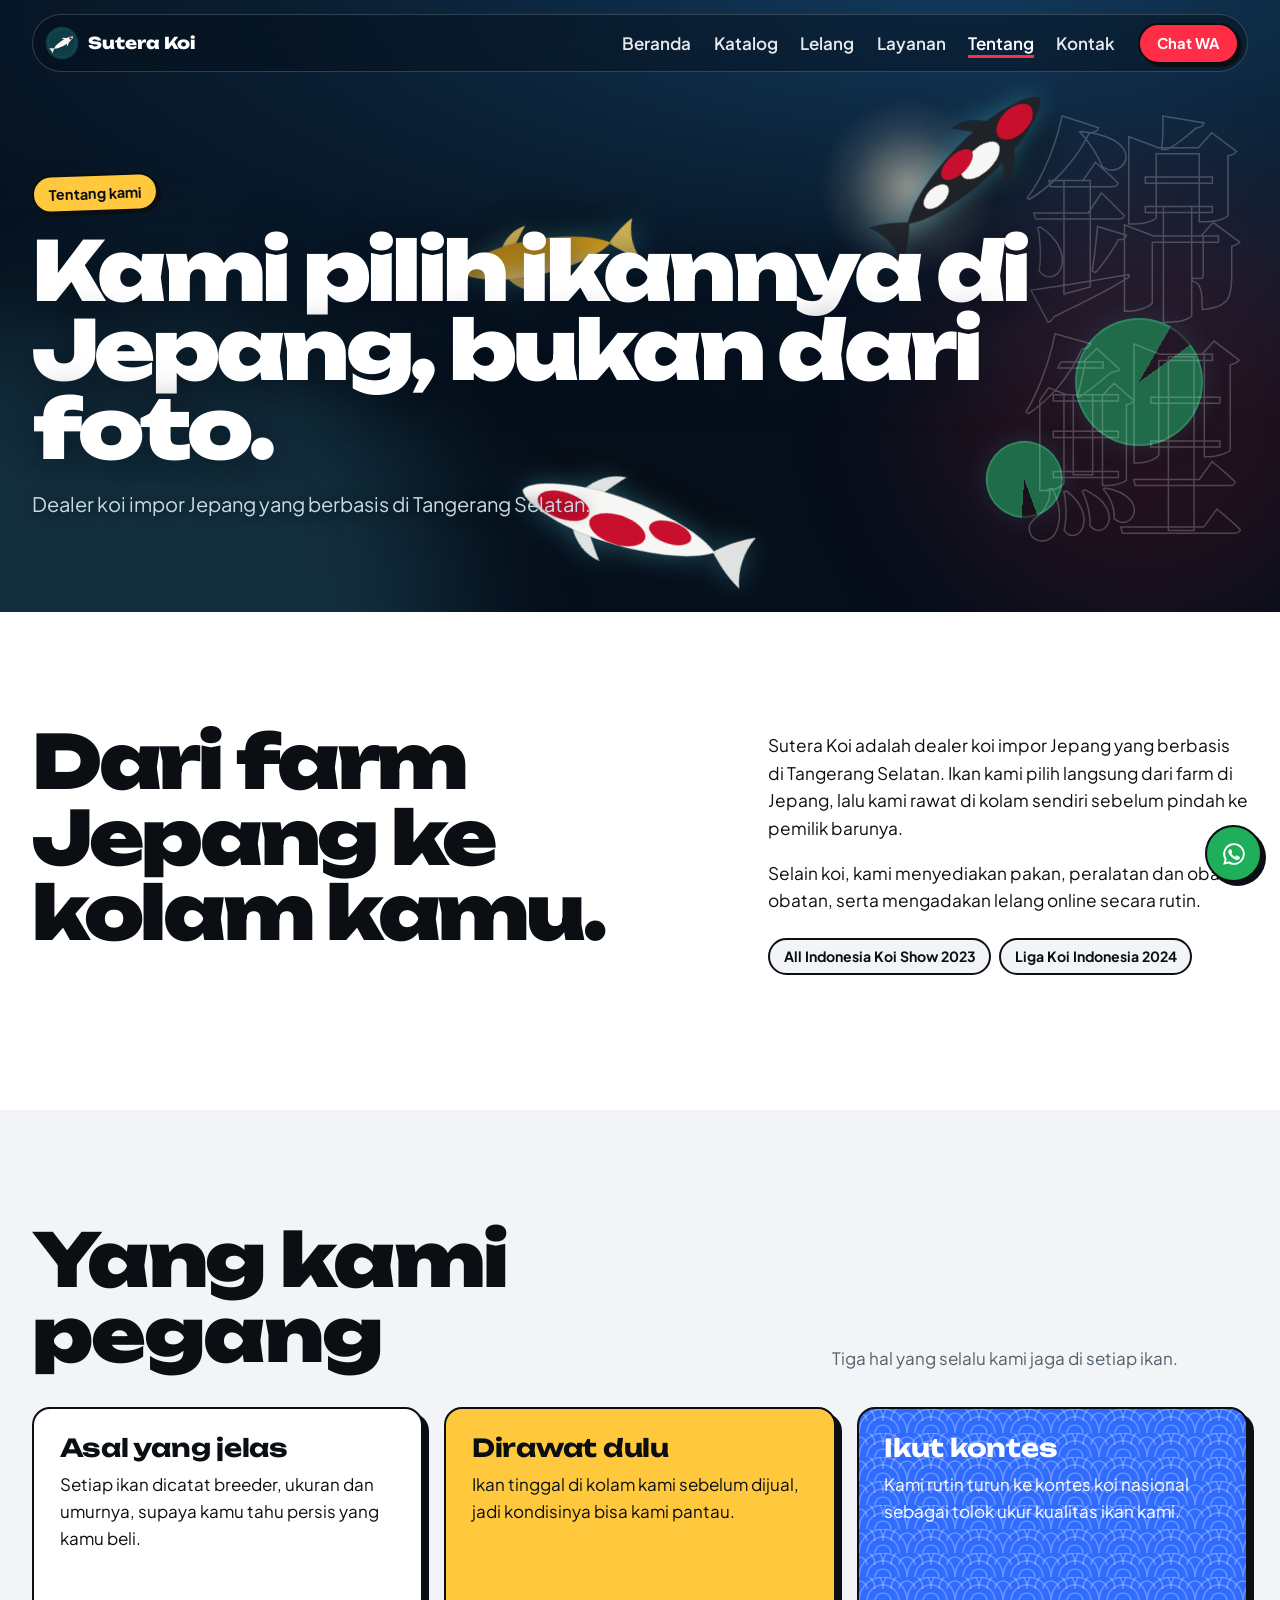
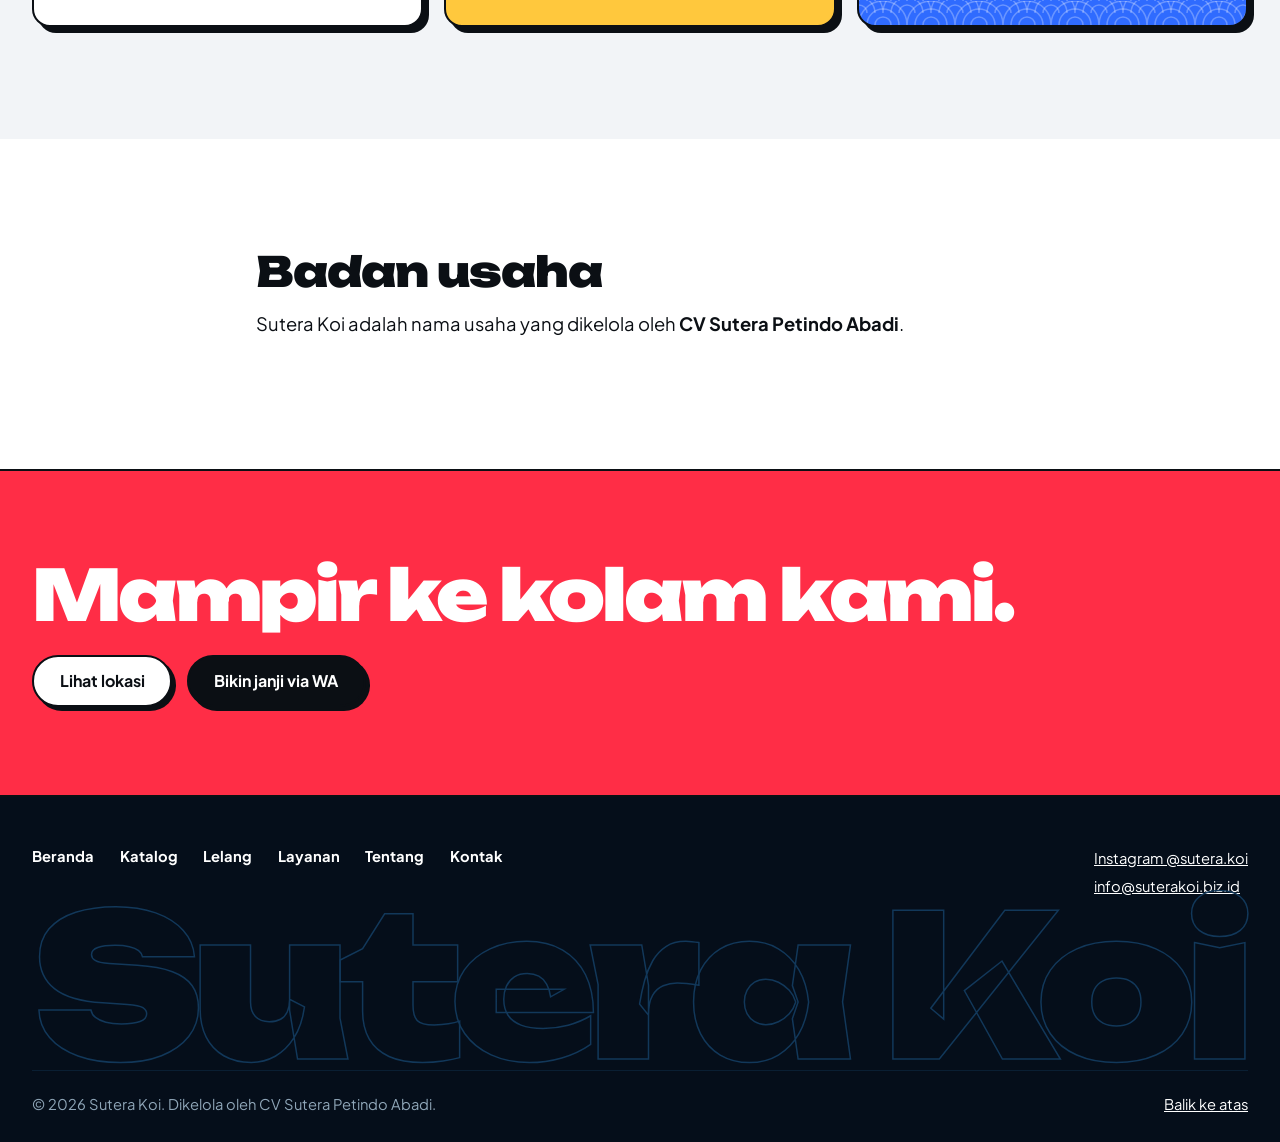
<file: tentang.html>
<!doctype html>
<html lang="id">
<head>
  <meta charset="utf-8">
  <meta name="viewport" content="width=device-width, initial-scale=1">
  <title>Tentang kami — Sutera Koi</title>
  <meta name="description" content="Sutera Koi adalah dealer koi impor Jepang di Tangerang Selatan, dikelola oleh CV Sutera Petindo Abadi.">
  <meta name="theme-color" content="#050E1A">
  <link rel="canonical" href="https://suterakoi.biz.id/tentang">
  <link rel="icon" href="assets/img/logo-mark.svg" type="image/svg+xml">
  <meta property="og:type" content="website">
  <meta property="og:title" content="Tentang kami — Sutera Koi">
  <meta property="og:description" content="Sutera Koi adalah dealer koi impor Jepang di Tangerang Selatan, dikelola oleh CV Sutera Petindo Abadi.">
  <meta property="og:url" content="https://suterakoi.biz.id/tentang">
  <link rel="preconnect" href="https://fonts.googleapis.com">
  <link rel="preconnect" href="https://fonts.gstatic.com" crossorigin>
  <link href="https://fonts.googleapis.com/css2?family=Plus+Jakarta+Sans:wght@400;500;600;700;800&family=Unbounded:wght@500;700;800;900&display=swap" rel="stylesheet">
  <link href="https://fonts.googleapis.com/css2?family=Noto+Serif+JP:wght@900&text=%E9%8C%A6%E9%AF%89&display=swap" rel="stylesheet">
  <link rel="stylesheet" href="assets/css/style.css">
</head>
<body>
  <a class="skip" href="#isi">Lewati ke konten</a>

  <header class="nav">
    <div class="nav__bar">
      <a class="brand" href="index.html" aria-label="Sutera Koi, ke beranda">
        <img src="assets/img/logo-mark.svg" alt="" width="34" height="34">
        <span>Sutera Koi</span>
      </a>
      <button class="nav__toggle" aria-expanded="false" aria-controls="menu">Menu</button>
      <nav id="menu" class="nav__menu" aria-label="Navigasi utama">
        <a href="index.html">Beranda</a>
        <a href="katalog.html">Katalog</a>
        <a href="lelang.html">Lelang</a>
        <a href="layanan.html">Layanan</a>
        <a href="tentang.html" aria-current="page">Tentang</a>
        <a href="kontak.html">Kontak</a>
        <a class="btn btn--red btn--sm js-wa" href="#" data-wa="Halo Sutera Koi, saya mau tanya soal ikan koi.">Chat WA</a>
      </nav>
    </div>
  </header>

  <main id="isi">
    <section class="hero hero--page" id="pond">
      <div class="hero__water" aria-hidden="true">
        <span class="moon"></span>
        <span class="glow g1"></span><span class="glow g2"></span>
        <span class="lily l1"></span><span class="lily l2"></span>
        <div class="school" id="school" data-count="3"></div>
        <div class="ripples" id="ripples"></div>
      </div>
      <p class="kanji" aria-hidden="true">錦鯉</p>
      <div class="hero__content">
        <p class="tag">Tentang kami</p>
        <h1>Kami pilih ikannya di Jepang, bukan dari foto.</h1>
        <p class="hero__lead">Dealer koi impor Jepang yang berbasis di Tangerang Selatan.</p>
      </div>
    </section>

    <section class="section">
      <div class="wrap about__grid">
        <h2 class="about__big">Dari farm Jepang ke kolam kamu.</h2>
        <div class="about__body">
          <p>Sutera Koi adalah dealer koi impor Jepang yang berbasis di Tangerang Selatan. Ikan kami pilih langsung dari farm di Jepang, lalu kami rawat di kolam sendiri sebelum pindah ke pemilik barunya.</p>
          <p>Selain koi, kami menyediakan pakan, peralatan dan obat-obatan, serta mengadakan lelang online secara rutin.</p>
          <ul class="chips">
            <li>All Indonesia Koi Show 2023</li>
            <li>Liga Koi Indonesia 2024</li>
          </ul>
        </div>
      </div>
    </section>

    <section class="section section--paper">
      <div class="wrap">
        <div class="head">
          <h2>Yang kami pegang</h2>
          <p>Tiga hal yang selalu kami jaga di setiap ikan.</p>
        </div>
        <div class="values">
          <article class="tile tile--white"><h3>Asal yang jelas</h3><p>Setiap ikan dicatat breeder, ukuran dan umurnya, supaya kamu tahu persis yang kamu beli.</p></article>
          <article class="tile tile--yellow"><h3>Dirawat dulu</h3><p>Ikan tinggal di kolam kami sebelum dijual, jadi kondisinya bisa kami pantau.</p></article>
          <article class="tile tile--wave"><h3>Ikut kontes</h3><p>Kami rutin turun ke kontes koi nasional sebagai tolok ukur kualitas ikan kami.</p></article>
        </div>
      </div>
    </section>

    <section class="section">
      <div class="wrap legal-block">
        <h2>Badan usaha</h2>
        <p>Sutera Koi adalah nama usaha yang dikelola oleh <strong>CV Sutera Petindo Abadi</strong>.</p>
      </div>
    </section>

    <section class="cta">
      <div class="wrap cta__grid">
        <h2>Mampir ke kolam kami.</h2>
        <div class="cta__actions">
          <a class="btn btn--white" href="kontak.html">Lihat lokasi</a>
          <a class="btn btn--ink js-wa" href="#" data-wa="Halo Sutera Koi, saya mau bikin janji kunjungan ke kolam.">Bikin janji via WA</a>
        </div>
      </div>
    </section>
  </main>

  <footer class="footer">
    <div class="wrap">
      <div class="footer__top">
        <nav class="footer__links" aria-label="Navigasi bawah">
          <a href="index.html">Beranda</a>
          <a href="katalog.html">Katalog</a>
          <a href="lelang.html">Lelang</a>
          <a href="layanan.html">Layanan</a>
          <a href="tentang.html">Tentang</a>
          <a href="kontak.html">Kontak</a>
        </nav>
        <p class="footer__contact"><a class="js-ig" href="#">Instagram @sutera.koi</a><br><a class="js-email" href="#"></a></p>
      </div>
      <p class="footer__word" aria-hidden="true">Sutera Koi</p>
      <div class="footer__row">
        <p>© <span id="tahun"></span> Sutera Koi. Dikelola oleh CV Sutera Petindo Abadi.</p>
        <p><a href="#">Balik ke atas</a></p>
      </div>
    </div>
  </footer>

  <a class="wa-float js-wa" href="#" data-wa="Halo Sutera Koi, saya mau tanya soal ikan koi." aria-label="Chat WhatsApp">
    <svg viewBox="0 0 24 24" width="26" height="26" aria-hidden="true"><path fill="currentColor" d="M12 2a10 10 0 0 0-8.6 15.1L2 22l5-1.3A10 10 0 1 0 12 2Zm0 18.2a8.2 8.2 0 0 1-4.2-1.2l-.3-.2-3 .8.8-2.9-.2-.3A8.2 8.2 0 1 1 12 20.2Zm4.5-6.1c-.2-.1-1.5-.7-1.7-.8-.2-.1-.4-.1-.6.1l-.8 1c-.1.2-.3.2-.5.1a6.7 6.7 0 0 1-3.3-2.9c-.2-.4.2-.4.7-1.3.1-.2 0-.3 0-.4l-.8-1.9c-.2-.5-.4-.4-.6-.4h-.5a1 1 0 0 0-.7.3 3 3 0 0 0-.9 2.2 5.2 5.2 0 0 0 1.1 2.7 11.8 11.8 0 0 0 4.5 4c1.7.7 2.3.8 3.2.6.5-.1 1.5-.6 1.7-1.2.2-.6.2-1.1.2-1.2-.1-.1-.3-.2-.5-.3Z"/></svg>
  </a>

  <svg width="0" height="0" style="position:absolute" aria-hidden="true">
    <defs>
      <path id="streamer" d="M12,8 H232 L206,35 L232,62 H12 C3,50 3,20 12,8 Z"/>
      <g id="streamer-detail" fill="none" stroke="#fff" stroke-opacity=".55" stroke-width="2">
        <path d="M44,10 V60" stroke-opacity=".35"/>
        <path d="M62,14 a10,10 0 0 0 0,20 M62,36 a10,10 0 0 0 0,20 M88,14 a10,10 0 0 0 0,20 M88,36 a10,10 0 0 0 0,20 M114,14 a10,10 0 0 0 0,20 M114,36 a10,10 0 0 0 0,20 M140,14 a10,10 0 0 0 0,20 M140,36 a10,10 0 0 0 0,20 M166,14 a10,10 0 0 0 0,20 M166,36 a10,10 0 0 0 0,20"/>
        <circle cx="26" cy="30" r="9" fill="#fff" fill-opacity=".95" stroke="none"/>
        <circle cx="26" cy="30" r="4.5" fill="#0B0F14" stroke="none"/>
      </g>
    </defs>
  </svg>

  <script src="assets/js/config.js"></script>
  <script src="assets/js/koi.js"></script>
  <script src="assets/js/main.js"></script>
</body>
</html>
</file>
<file: assets/css/style.css>
:root {
  --night: #050E1A;
  --night-2: #0A1F33;
  --night-3: #12385A;
  --aqua: #5CE1FF;
  --red: #FF2D46;
  --red-d: #D8142C;
  --blue: #2F6BFF;
  --yellow: #FFC83D;
  --lilac: #CDBDFF;
  --white: #FFFFFF;
  --paper: #F2F4F7;
  --ink: #0B0F14;
  --muted: #55606C;

  --display: "Unbounded", "Arial Black", system-ui, sans-serif;
  --sans: "Plus Jakarta Sans", system-ui, -apple-system, "Segoe UI", sans-serif;
  --jp: "Noto Serif JP", "Hiragino Mincho ProN", "Yu Mincho", serif;

  --wrap: 1240px;
  --gap: clamp(1.1rem, 3vw, 2rem);
  --r: 18px;
  --border: 2.5px solid var(--ink);
  --pop: 6px 6px 0 var(--ink);
}

*,
*::before,
*::after { box-sizing: border-box; }

html { scroll-behavior: smooth; scroll-padding-top: 6rem; }
body {
  margin: 0; font-family: var(--sans); font-size: 1.0625rem; line-height: 1.6;
  color: var(--ink); background: var(--white); -webkit-font-smoothing: antialiased;
}
img, svg { display: block; max-width: 100%; }
a { color: inherit; }
p { margin: 0 0 1em; }
h1, h2, h3 { font-family: var(--display); line-height: 1.02; margin: 0; letter-spacing: -.03em; }
h2 { font-size: clamp(2.2rem, 6vw, 4.6rem); font-weight: 900; }
h3 { font-size: 1.2rem; font-weight: 700; letter-spacing: -.01em; }
[hidden] { display: none !important; }

:focus-visible { outline: 3px solid var(--yellow); outline-offset: 3px; border-radius: 6px; }
.wrap { width: min(100% - 2 * var(--gap), var(--wrap)); margin-inline: auto; }
.skip { position: absolute; left: 1rem; top: -4rem; z-index: 100; background: var(--ink); color: #fff; padding: .6rem 1rem; border-radius: 8px; }
.skip:focus { top: 1rem; }

/* ---------- Tombol ---------- */
.btn {
  display: inline-flex; align-items: center; justify-content: center; gap: .5rem;
  min-height: 3.25rem; padding: 0 1.6rem; font: 700 1rem/1 var(--sans); text-decoration: none;
  border: var(--border); border-radius: 999px; box-shadow: 4px 4px 0 var(--ink); cursor: pointer;
  transition: transform .12s, box-shadow .12s, background-color .12s;
}
.btn:hover { transform: translate(-2px, -2px); box-shadow: 6px 6px 0 var(--ink); }
.btn:active { transform: translate(3px, 3px); box-shadow: 0 0 0 var(--ink); }
.btn--red { background: var(--red); color: #fff; }
.btn--ink { background: var(--ink); color: #fff; }
.btn--glass {
  background: rgba(255, 255, 255, .08); color: #fff; border-color: rgba(255, 255, 255, .55);
  box-shadow: none; backdrop-filter: blur(6px);
}
.btn--glass:hover { background: rgba(255, 255, 255, .16); box-shadow: none; }
.btn--sm { min-height: 2.6rem; padding: 0 1.1rem; font-size: .92rem; box-shadow: 3px 3px 0 var(--ink); }
.btn--block { width: 100%; }

/* ---------- Navigasi ---------- */
.nav { position: fixed; top: .9rem; left: 0; right: 0; z-index: 50; padding-inline: var(--gap); pointer-events: none; }
.nav__bar {
  pointer-events: auto; position: relative; max-width: var(--wrap); margin-inline: auto;
  display: flex; align-items: center; justify-content: space-between; gap: 1rem;
  padding: .45rem .5rem .45rem .75rem; border-radius: 999px;
  color: #fff; background: rgba(5, 14, 26, .45); border: 1.5px solid rgba(255, 255, 255, .18);
  backdrop-filter: blur(14px); transition: background-color .25s, color .25s, border-color .25s;
}
.nav.is-light .nav__bar { color: var(--ink); background: rgba(255, 255, 255, .94); border: var(--border); }
.brand { display: flex; align-items: center; gap: .55rem; text-decoration: none; font-family: var(--display); font-weight: 800; font-size: 1.02rem; }
.nav__menu { display: flex; align-items: center; gap: 1.4rem; }
.nav__menu a:not(.btn) { text-decoration: none; font-weight: 600; opacity: .9; }
.nav__menu a:not(.btn):hover { opacity: 1; text-decoration: underline; text-underline-offset: 5px; text-decoration-thickness: 2px; }
.nav__toggle { display: none; font: 700 .92rem var(--sans); color: var(--ink); background: var(--yellow); border: var(--border); border-radius: 999px; padding: .5rem 1.1rem; cursor: pointer; }
@media (max-width: 900px) {
  .nav__toggle { display: inline-block; }
  .nav__menu {
    position: absolute; top: calc(100% + .6rem); left: 0; right: 0;
    flex-direction: column; align-items: stretch; gap: 0; color: var(--ink);
    background: var(--white); border: var(--border); border-radius: var(--r); box-shadow: var(--pop);
    padding: .6rem 1.2rem 1.2rem; display: none;
  }
  .nav__menu.is-open { display: flex; }
  .nav__menu a:not(.btn) { padding: .9rem 0; border-bottom: 1.5px solid var(--paper); font-size: 1.1rem; }
  .nav__menu .btn { margin-top: 1rem; }
}

/* ---------- Hero: kolam malam ---------- */
.hero {
  position: relative; overflow: hidden; isolation: isolate;
  min-height: min(100svh, 940px); display: flex; align-items: flex-end;
  padding: 8rem 0 clamp(2.5rem, 6vw, 4.5rem);
  background: radial-gradient(130% 90% at 75% 0%, var(--night-3) 0%, var(--night-2) 38%, var(--night) 78%);
  color: #fff; touch-action: pan-y;
}
.hero__water { position: absolute; inset: 0; z-index: -1; }
.moon {
  position: absolute; right: 22%; top: 16%; width: clamp(120px, 14vw, 220px); aspect-ratio: 1; border-radius: 50%;
  background: radial-gradient(circle, rgba(255, 244, 214, .55) 0%, rgba(255, 244, 214, .12) 45%, transparent 70%);
  filter: blur(4px);
}
.glow { position: absolute; border-radius: 50%; filter: blur(70px); }
.g1 { width: 50vw; height: 50vw; left: -15vw; bottom: -25vw; background: rgba(92, 225, 255, .16); }
.g2 { width: 34vw; height: 34vw; right: -6vw; top: 30%; background: rgba(255, 45, 70, .12); }
.lily {
  position: absolute; border-radius: 50%;
  background: conic-gradient(from 30deg, transparent 0 24deg, #1F6B4A 24deg 360deg);
  box-shadow: inset 0 0 0 2px rgba(124, 242, 176, .18), 0 0 30px rgba(92, 225, 255, .12);
}
.l1 { width: clamp(90px, 10vw, 160px); aspect-ratio: 1; right: 6%; top: 52%; }
.l2 { width: clamp(56px, 6vw, 100px); aspect-ratio: 1; right: 17%; top: 72%; rotate: 130deg; }
.l3 { width: clamp(64px, 7vw, 110px); aspect-ratio: 1; left: 48%; top: 20%; rotate: 250deg; opacity: .8; }
.school, .ripples { position: absolute; inset: 0; }
.fish { position: absolute; left: 0; top: 0; will-change: transform; }
.fish__body {
  transform-origin: 75% 50%; animation: wiggle .8s ease-in-out infinite alternate;
  filter: drop-shadow(0 0 14px rgba(92, 225, 255, .35)) drop-shadow(0 20px 14px rgba(0, 0, 0, .5));
}
@keyframes wiggle { from { transform: rotate(-4deg) scaleY(.96); } to { transform: rotate(4deg) scaleY(1.02); } }
.ripple {
  position: absolute; width: 90px; height: 90px; margin: -45px 0 0 -45px; border-radius: 50%;
  border: 1.5px solid rgba(92, 225, 255, .55); animation: ripple 1.4s ease-out forwards; pointer-events: none;
}
.ripple--big { width: 220px; height: 220px; margin: -110px 0 0 -110px; border-width: 2px; }
@keyframes ripple { from { scale: .1; opacity: 1; } to { scale: 1; opacity: 0; } }

.kanji {
  position: absolute; right: clamp(.5rem, 3vw, 3rem); top: 50%; translate: 0 -46%; margin: 0;
  writing-mode: vertical-rl; white-space: nowrap; font-family: var(--jp); font-weight: 900; line-height: 1;
  font-size: clamp(6rem, 17vw, 16rem); color: transparent; -webkit-text-stroke: 1.5px rgba(255, 255, 255, .22);
  pointer-events: none; user-select: none;
}
.hero__content { position: relative; z-index: 2; width: min(100% - 2 * var(--gap), var(--wrap)); margin-inline: auto; pointer-events: none; }
.hero__content a { pointer-events: auto; }
.tag {
  display: inline-flex; align-items: center; gap: .6rem; margin: 0; padding: .35rem .4rem .35rem .9rem;
  font-weight: 700; font-size: .9rem; color: var(--ink); background: var(--yellow);
  border: var(--border); border-radius: 999px; box-shadow: 3px 3px 0 var(--ink); rotate: -2deg;
}
.tag span { background: var(--ink); color: #fff; border-radius: 999px; padding: .15rem .65rem; font-weight: 600; font-size: .82rem; }
.hero h1 {
  font-size: clamp(2.6rem, 7.6vw, 7rem); font-weight: 900; line-height: .96; letter-spacing: -.045em;
  max-width: 13ch; margin: 1.2rem 0 1.3rem; text-shadow: 0 6px 40px rgba(5, 14, 26, .7);
}
.hero__lead { font-size: clamp(1.05rem, 1.6vw, 1.25rem); max-width: 44ch; color: #C8D9E6; text-shadow: 0 2px 16px rgba(5, 14, 26, .9); }
.hero__actions { display: flex; flex-wrap: wrap; gap: .9rem; margin-top: 1.8rem; }
.hero__hint { margin: 1.4rem 0 0; font-size: .9rem; color: var(--aqua); opacity: .8; }

/* ---------- Koinobori + teks berjalan ---------- */
.koinobori { position: relative; z-index: 3; margin-top: -2.4rem; }
.koinobori__flags { display: flex; gap: clamp(.5rem, 2vw, 1.5rem); padding-left: clamp(1rem, 6vw, 6rem); margin-bottom: -.9rem; position: relative; z-index: 1; }
.flag { width: clamp(110px, 14vw, 200px); filter: drop-shadow(3px 3px 0 var(--ink)); transform-origin: 6% 50%; animation: flutter 2.4s ease-in-out infinite alternate; }
.f2 { animation-delay: -.8s; width: clamp(96px, 12vw, 170px); margin-top: .9rem; }
.f3 { animation-delay: -1.5s; width: clamp(84px, 10vw, 145px); margin-top: .3rem; }
@keyframes flutter { from { transform: rotate(-3deg) skewY(-2deg); } to { transform: rotate(3deg) skewY(3deg); } }
.marquee { overflow: hidden; background: var(--red); color: #fff; border-block: var(--border); rotate: -1.2deg; margin-inline: -2vw; }
.marquee__track { display: flex; width: max-content; animation: marquee 34s linear infinite; }
.marquee span { font-family: var(--display); font-weight: 800; font-size: clamp(1.2rem, 2.6vw, 1.9rem); padding: .75rem 0; white-space: nowrap; }
.marquee span::after { content: "✦"; color: var(--yellow); margin: 0 1.6rem; }
@keyframes marquee { to { transform: translateX(-50%); } }

/* ---------- Galeri: pilihan minggu ini ---------- */
.gallery { padding: clamp(5rem, 11vw, 9rem) 0 clamp(4rem, 8vw, 7rem); }
.gallery__grid { display: grid; grid-template-columns: 7fr 4fr; gap: clamp(2rem, 6vw, 6rem); align-items: end; }
.artwork { margin: 0; padding: clamp(.8rem, 1.6vw, 1.2rem); background: var(--white); border: 1px solid #D8DDE3; box-shadow: 0 40px 60px -30px rgba(5, 14, 26, .35); }
.artwork__canvas {
  aspect-ratio: 4 / 3; display: grid; place-items: center; padding: 10%;
  background: radial-gradient(90% 80% at 40% 30%, var(--night-3), var(--night) 85%);
}
.artwork__canvas svg { width: 100%; rotate: -10deg; filter: drop-shadow(0 0 22px rgba(92, 225, 255, .3)) drop-shadow(0 30px 20px rgba(0, 0, 0, .45)); }
.artwork__canvas.has-photo { padding: 0; }
.artwork__canvas img { width: 100%; height: 100%; object-fit: cover; }
.placard h2 { font-size: clamp(1.6rem, 3vw, 2.4rem); }
.placard__title { font-family: var(--display); font-weight: 600; font-size: 1.1rem; color: var(--muted); margin: .8rem 0 1.4rem; }
.placard dl { margin: 0 0 1.8rem; border-top: 1px solid #D8DDE3; }
.placard dl div { display: flex; justify-content: space-between; gap: 1rem; padding: .6rem 0; border-bottom: 1px solid #D8DDE3; font-size: .95rem; }
.placard dt { color: var(--muted); }
.placard dd { margin: 0; font-weight: 700; text-align: right; }

/* ---------- Bagian umum ---------- */
.section { padding: clamp(4rem, 9vw, 7rem) 0; }
.section--paper { background: var(--paper); }
.head { display: grid; grid-template-columns: 1fr minmax(0, 26rem); align-items: end; gap: 1rem 3rem; margin-bottom: 2.2rem; }
.head p { margin: 0; color: var(--muted); }

/* ---------- Katalog ---------- */
#katalog { background: var(--paper); }
.notice { margin: 0 0 1.6rem; padding: .9rem 1.2rem; background: var(--yellow); border: var(--border); border-radius: 14px; font-weight: 600; }
.toolbar { display: flex; flex-wrap: wrap; align-items: center; justify-content: space-between; gap: 1rem; margin-bottom: 2rem; }
.filters { display: flex; flex-wrap: wrap; gap: .55rem; }
.filters button {
  font: 700 .95rem var(--sans); color: var(--ink); padding: .55rem 1.1rem; min-height: 2.6rem;
  background: var(--white); border: var(--border); border-radius: 999px; cursor: pointer;
}
.filters button:hover { background: #E3E8EE; }
.filters button[aria-pressed="true"] { background: var(--ink); color: #fff; }
.sort { display: flex; align-items: center; gap: .6rem; font-weight: 700; font-size: .95rem; }
.sort select { font: 600 .95rem var(--sans); color: var(--ink); padding: .55rem 2.2rem .55rem 1rem; min-height: 2.6rem; border: var(--border); border-radius: 999px; background: var(--white); cursor: pointer; }

.catalog { list-style: none; margin: 0; padding: 0; display: grid; grid-template-columns: repeat(auto-fill, minmax(260px, 1fr)); gap: 1.6rem; }
.koi { display: flex; flex-direction: column; background: var(--white); border: var(--border); border-radius: var(--r); box-shadow: var(--pop); overflow: hidden; transition: transform .15s, box-shadow .15s; }
.koi:hover { transform: translate(-3px, -3px) rotate(-.4deg); box-shadow: 9px 9px 0 var(--ink); }
.koi__pic { position: relative; aspect-ratio: 5 / 4; display: grid; place-items: center; padding: 1.4rem; background: radial-gradient(110% 90% at 30% 15%, var(--night-3), var(--night) 80%); border-bottom: var(--border); }
.koi__pic svg { width: 100%; rotate: -14deg; filter: drop-shadow(0 0 12px rgba(92, 225, 255, .3)) drop-shadow(0 12px 9px rgba(0, 0, 0, .4)); transition: rotate .4s; }
.koi:hover .koi__pic svg { rotate: -4deg; }
.koi__pic.has-photo { padding: 0; }
.koi__pic img { width: 100%; height: 100%; object-fit: cover; }
.badge { position: absolute; left: .8rem; top: .8rem; z-index: 1; font-size: .78rem; font-weight: 800; padding: .25rem .7rem; background: #7CF2B0; color: var(--ink); border: 2px solid var(--ink); border-radius: 999px; }
.badge--hot { background: var(--red); color: #fff; }
.badge--new { background: var(--aqua); }
.badge--sold { background: var(--white); }
.koi__size { position: absolute; right: .8rem; bottom: .8rem; font-family: var(--display); font-weight: 800; font-size: .95rem; background: var(--yellow); border: 2px solid var(--ink); border-radius: 10px; padding: .2rem .55rem; rotate: -4deg; }
.koi__body { padding: 1.1rem 1.2rem 1.3rem; display: flex; flex-direction: column; flex: 1; }
.koi h3 { font-size: 1.35rem; }
.koi__code { font-size: .82rem; font-weight: 600; color: var(--muted); margin: .25rem 0 .9rem; }
.koi dl { margin: 0 0 1.2rem; display: grid; gap: .35rem; font-size: .92rem; }
.koi dl div { display: flex; justify-content: space-between; gap: 1rem; }
.koi dt { color: var(--muted); }
.koi dd { margin: 0; font-weight: 700; text-align: right; }
.koi .btn { margin-top: auto; }
.koi__sold { margin-top: auto; font-weight: 700; color: var(--muted); text-align: center; padding: .8rem 0 .2rem; }
.koi.is-sold .koi__pic { filter: grayscale(.9); }
.empty { color: var(--muted); padding: 1rem 0; }

/* ---------- Lelang ---------- */
.auction { position: relative; overflow: hidden; background: var(--night); color: #fff; padding: clamp(4.5rem, 10vw, 7.5rem) 0; }
.auction::before {
  content: ""; position: absolute; inset: 0; opacity: .5;
  background: radial-gradient(60% 80% at 15% 100%, rgba(255, 45, 70, .35), transparent 70%), radial-gradient(50% 60% at 90% 0%, rgba(92, 225, 255, .22), transparent 70%);
}
.auction__grid { position: relative; display: grid; grid-template-columns: 6fr 5fr; gap: 2.5rem 5rem; align-items: center; }
.auction h2 { max-width: 9ch; }
.auction__lead { color: #B9CBDA; font-size: 1.15rem; max-width: 36ch; margin-top: 1.2rem; }
.countdown-card { background: var(--white); color: var(--ink); border: var(--border); border-radius: var(--r); padding: 1.6rem; box-shadow: 8px 8px 0 var(--red); }
.countdown-card__title { font-family: var(--display); font-weight: 700; font-size: 1.15rem; margin-bottom: 1.1rem; }
.countdown { display: grid; grid-template-columns: repeat(4, 1fr); gap: .6rem; margin-bottom: 1rem; }
.countdown div { background: var(--ink); color: #fff; border-radius: 12px; text-align: center; padding: .8rem .2rem .6rem; }
.countdown span { display: block; font-family: var(--display); font-weight: 800; font-size: clamp(1.5rem, 3vw, 2.1rem); line-height: 1; font-variant-numeric: tabular-nums; }
.countdown small { font-size: .78rem; color: #AFC0CF; }
.countdown-card__note { color: var(--muted); font-size: .95rem; }

/* ---------- Layanan: bento ---------- */
.bento { display: grid; grid-template-columns: repeat(4, 1fr); grid-auto-rows: minmax(210px, auto); gap: 1.3rem; }
.tile { position: relative; overflow: hidden; padding: 1.6rem; border: var(--border); border-radius: var(--r); box-shadow: var(--pop); display: flex; flex-direction: column; }
.tile h3 { font-size: clamp(1.25rem, 2vw, 1.55rem); margin-bottom: .7rem; position: relative; }
.tile p { margin: 0; max-width: 40ch; position: relative; }
.tile a { font-weight: 800; }
.tile--wide { grid-column: span 2; grid-row: span 2; }
.tile--night { background: radial-gradient(100% 90% at 80% 100%, var(--night-3), var(--night) 75%); color: #fff; }
.tile--night p { color: #C3D4E2; }
.tile--night h3 { font-size: clamp(1.9rem, 3.6vw, 3rem); max-width: 9ch; }
.tile--wave {
  background-color: var(--blue); color: #fff;
  background-image: url("data:image/svg+xml,%3Csvg xmlns='http://www.w3.org/2000/svg' width='48' height='24' viewBox='0 0 48 24'%3E%3Cg fill='none' stroke='%23ffffff' stroke-opacity='.28' stroke-width='1.5'%3E%3Cpath d='M0 24a24 24 0 0 1 48 0M8 24a16 16 0 0 1 32 0M16 24a8 8 0 0 1 16 0'/%3E%3Cpath d='M-24 12a24 24 0 0 1 48 0M-16 12a16 16 0 0 1 32 0M-8 12a8 8 0 0 1 16 0M24 12a24 24 0 0 1 48 0M32 12a16 16 0 0 1 32 0M40 12a8 8 0 0 1 16 0'/%3E%3C/g%3E%3C/svg%3E");
}
.tile--red { background: var(--red); color: #fff; }
.tile--yellow { background: var(--yellow); }
.tile--lilac { background: var(--lilac); }
.tile__koi { position: absolute; width: 85%; right: -12%; bottom: -6%; rotate: -24deg; filter: drop-shadow(0 0 18px rgba(92, 225, 255, .3)) drop-shadow(0 18px 14px rgba(0, 0, 0, .5)); }

/* ---------- Tentang ---------- */
.about { background: var(--white); }
.about__grid { display: grid; grid-template-columns: 7fr 5fr; gap: 2.5rem 4rem; align-items: start; }
.about__big { font-size: clamp(2.3rem, 5.8vw, 4.8rem); font-weight: 900; letter-spacing: -.045em; }
.about__body { font-size: 1.08rem; padding-top: .5rem; }
.chips { list-style: none; padding: 0; margin: 1.4rem 0; display: flex; flex-wrap: wrap; gap: .5rem; }
.chips li { font-size: .88rem; font-weight: 700; padding: .35rem .85rem; border: 2px solid var(--ink); border-radius: 999px; background: var(--paper); }
.legal { padding-top: 1.1rem; border-top: 2px dashed #C5CFD8; color: var(--muted); font-size: .98rem; }
.legal strong { color: var(--ink); }

/* ---------- Lokasi ---------- */
.visit { background: var(--red); color: #fff; padding: clamp(4rem, 9vw, 6.5rem) 0; border-top: var(--border); }
.visit__grid { display: grid; grid-template-columns: 7fr 5fr; gap: 2rem 4rem; align-items: center; }
.visit h2 { font-size: clamp(2.3rem, 6vw, 4.8rem); letter-spacing: -.045em; }
.visit__addr { font-family: var(--display); font-weight: 700; font-size: clamp(1.1rem, 2vw, 1.4rem); margin: 1.2rem 0 .8rem; }
.contact { list-style: none; margin: 0; padding: 1.6rem; display: grid; gap: 1rem; background: var(--white); color: var(--ink); border: var(--border); border-radius: var(--r); box-shadow: var(--pop); rotate: 1.2deg; }
.contact a:not(.btn) { font-weight: 700; text-underline-offset: 4px; }

/* ---------- Footer ---------- */
.footer { background: var(--night); color: #8FA6B8; font-size: .92rem; overflow: hidden; border-top: var(--border); }
.footer__word { font-family: var(--display); font-weight: 900; letter-spacing: -.06em; line-height: .85; font-size: clamp(3.4rem, 15.5vw, 15rem); color: transparent; -webkit-text-stroke: 1.5px var(--night-3); margin: 2.5rem 0 0; white-space: nowrap; }
.footer__row { display: flex; flex-wrap: wrap; justify-content: space-between; gap: .5rem 2rem; padding: 1.4rem 0 1.6rem; border-top: 1px solid var(--night-2); }
.footer p { margin: 0; }
.footer a { color: #fff; }

/* ---------- WhatsApp melayang ---------- */
.wa-float { position: fixed; right: 1.1rem; bottom: 1.1rem; z-index: 60; width: 3.6rem; height: 3.6rem; display: grid; place-items: center; color: #fff; background: #1FAF5A; border: var(--border); border-radius: 50%; box-shadow: 4px 4px 0 var(--ink); transition: transform .12s; }
.wa-float:hover { transform: translate(-2px, -2px) rotate(-8deg); }

/* ---------- Layar kecil ---------- */
@media (max-width: 980px) {
  .bento { grid-template-columns: repeat(2, 1fr); }
  .tile--wide { grid-row: span 1; min-height: 340px; }
}
@media (max-width: 860px) {
  .head, .gallery__grid, .auction__grid, .about__grid, .visit__grid { grid-template-columns: 1fr; }
  .contact { rotate: 0deg; }
  .kanji { font-size: 7rem; top: 7.5rem; translate: 0 0; }
}
@media (max-width: 600px) {
  .bento { grid-template-columns: 1fr; }
  .tile--wide { grid-column: auto; }
  .hero { padding-top: 12rem; }
  .moon { right: 10%; top: 12%; }
  .toolbar { flex-direction: column; align-items: stretch; }
}

@media (prefers-reduced-motion: reduce) {
  html { scroll-behavior: auto; }
  .fish__body, .marquee__track, .flag { animation: none; }
  .btn, .koi, .koi__pic svg { transition: none; }
}

/* ---------- Halaman tambahan ---------- */
.nav__menu a[aria-current="page"]:not(.btn) { opacity: 1; text-decoration: underline; text-underline-offset: 5px; text-decoration-thickness: 2.5px; text-decoration-color: var(--red); }
.hero--page { min-height: min(68svh, 620px); }
.hero--page h1 { font-size: clamp(2.4rem, 6.4vw, 5.6rem); max-width: 15ch; }
.hero--page .tag { padding: .35rem .9rem; }
.hero--page + .koinobori { margin-top: -2.4rem; }

.more { margin: 2.4rem 0 0; text-align: center; }
.link-arrow { display: inline-block; margin-top: 1.2rem; font-weight: 800; color: var(--yellow); text-underline-offset: 5px; text-decoration-thickness: 2px; }
.tile__link { position: relative; z-index: 1; margin-top: 1.2rem; align-self: flex-start; font-weight: 800; color: var(--yellow); }

.steps { list-style: none; margin: 0; padding: 0; display: grid; grid-template-columns: repeat(4, 1fr); gap: 1.3rem; counter-reset: step; }
.steps li { counter-increment: step; position: relative; padding: 1.5rem 1.4rem 1.4rem; background: var(--white); border: var(--border); border-radius: var(--r); box-shadow: var(--pop); }
.steps li::before {
  content: counter(step); display: grid; place-items: center; width: 2.6rem; height: 2.6rem; margin-bottom: 1rem;
  font-family: var(--display); font-weight: 800; color: #fff; background: var(--red); border: 2px solid var(--ink); border-radius: 50%;
}
.steps h3 { margin-bottom: .5rem; }
.steps p { margin: 0; color: var(--muted); }
.steps a { color: var(--red-d); font-weight: 700; }

.auction--page { padding-top: clamp(5rem, 10vw, 7rem); }

.cta { background: var(--red); color: #fff; padding: clamp(3.5rem, 8vw, 5.5rem) 0; border-top: var(--border); }
.cta__grid { display: flex; flex-wrap: wrap; align-items: center; justify-content: space-between; gap: 1.5rem 3rem; }
.cta h2 { font-size: clamp(2.2rem, 5.6vw, 4.4rem); letter-spacing: -.045em; }
.cta__actions { display: flex; flex-wrap: wrap; gap: .9rem; }
.btn--white { background: var(--white); color: var(--ink); }

.split { display: grid; grid-template-columns: 6fr 5fr; gap: 2rem 4rem; align-items: center; }
.split__lead { font-size: 1.15rem; color: var(--muted); }

.values { display: grid; grid-template-columns: repeat(3, 1fr); gap: 1.3rem; }
.values .tile { min-height: 220px; }
.tile--white { background: var(--white); }

.legal-block { max-width: 48rem; }
.legal-block h2 { font-size: clamp(1.8rem, 3.6vw, 2.6rem); margin-bottom: 1rem; }
.legal-block p { font-size: 1.15rem; }

.footer__top { display: flex; flex-wrap: wrap; justify-content: space-between; gap: 1.5rem 3rem; padding-top: 3rem; }
.footer__links { display: flex; flex-wrap: wrap; gap: .6rem 1.6rem; font-weight: 700; }
.footer__links a { color: #fff; text-decoration: none; }
.footer__links a:hover { text-decoration: underline; text-underline-offset: 4px; }
.footer__contact { margin: 0; line-height: 1.9; }
.footer__word { margin-top: 1.5rem; }

@media (max-width: 980px) {
  .steps { grid-template-columns: repeat(2, 1fr); }
}
@media (max-width: 860px) {
  .split, .values { grid-template-columns: 1fr; }
}
@media (max-width: 600px) {
  .steps { grid-template-columns: 1fr; }
  .hero--page { min-height: 0; padding-top: 9rem; }
}
</file>
